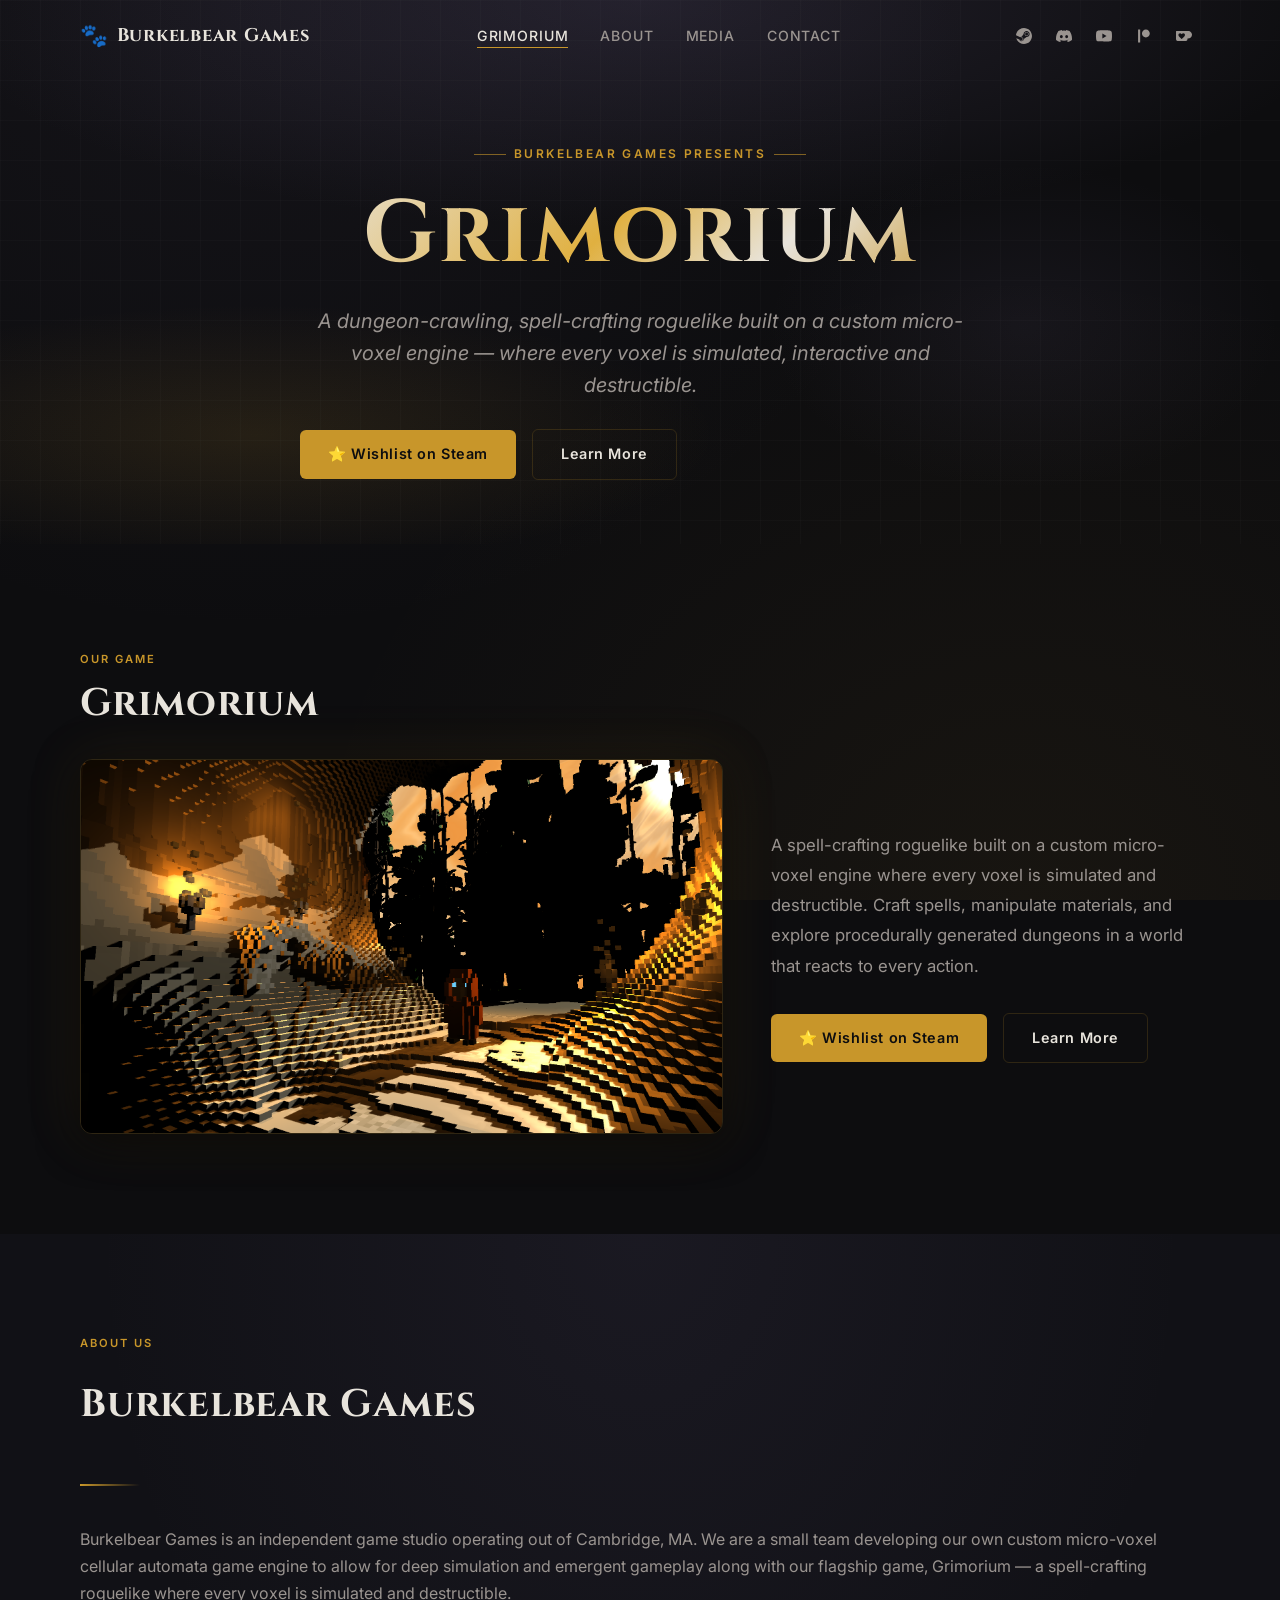
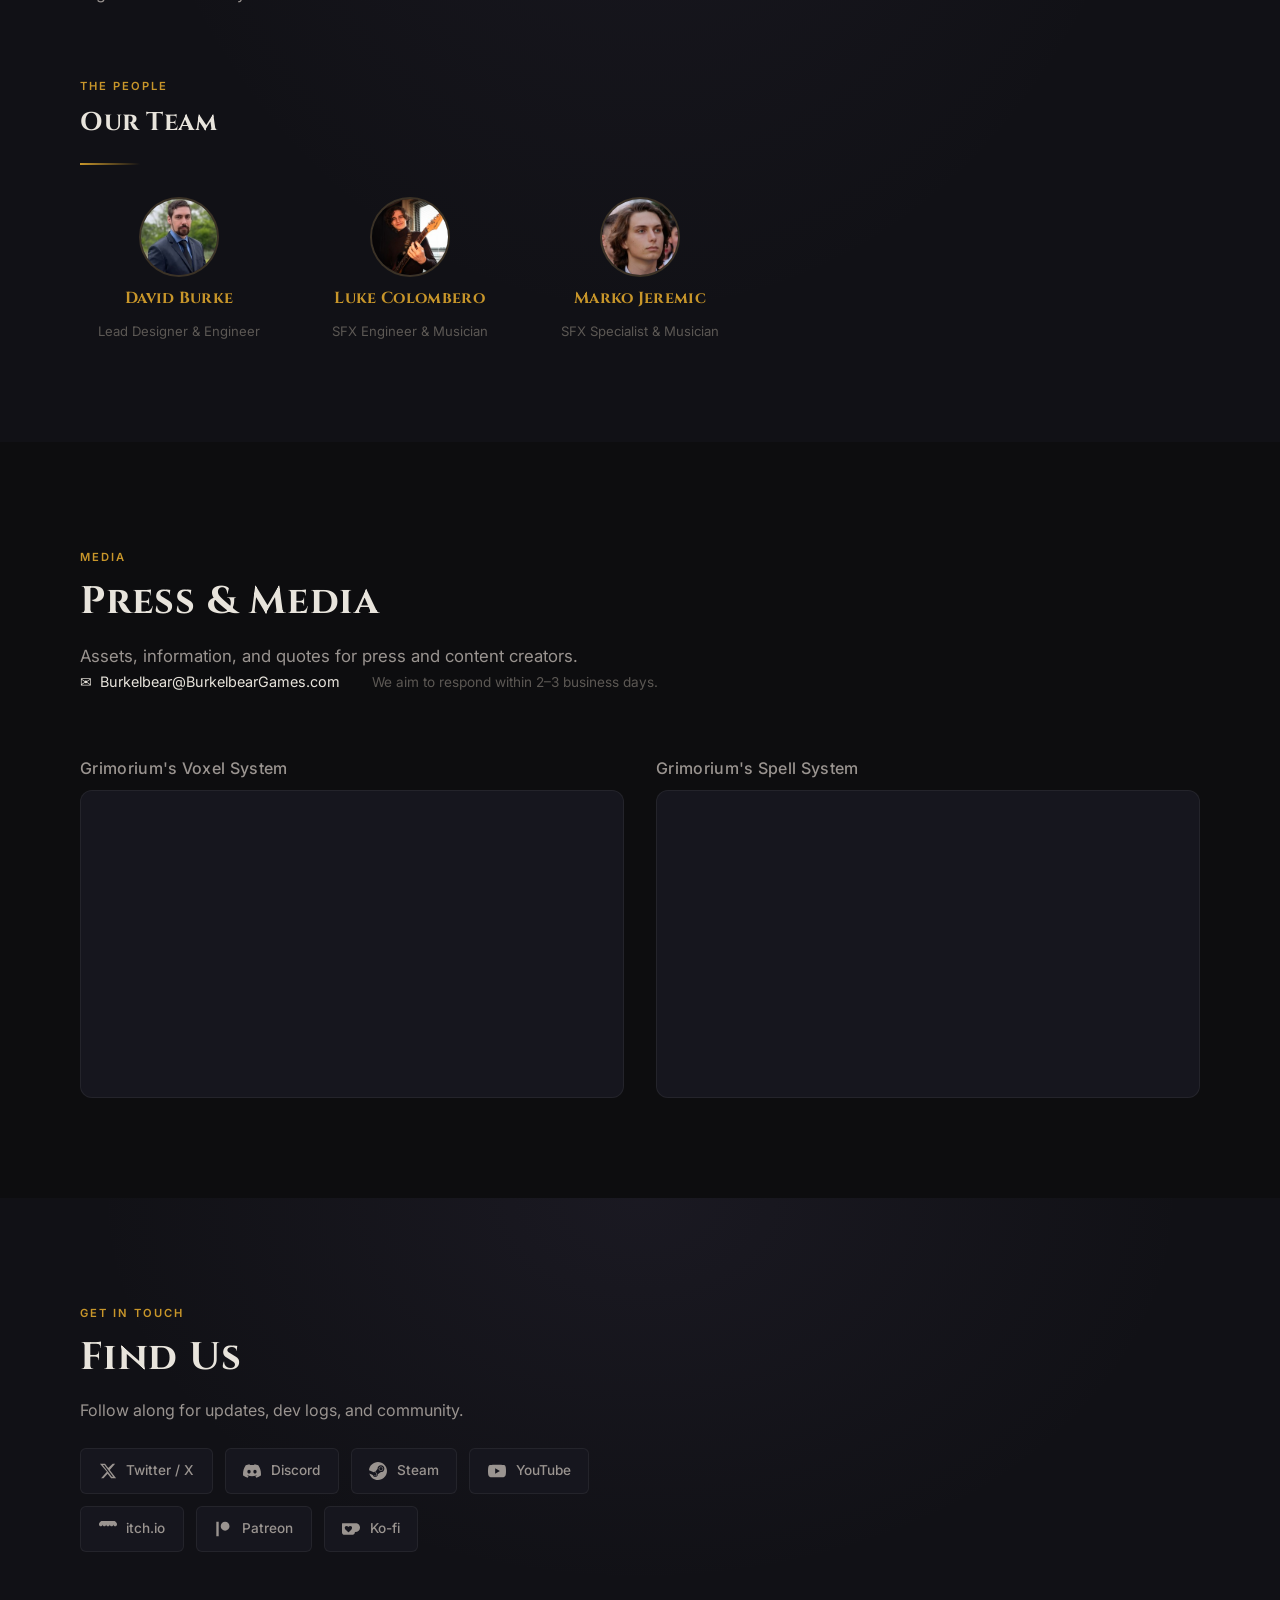
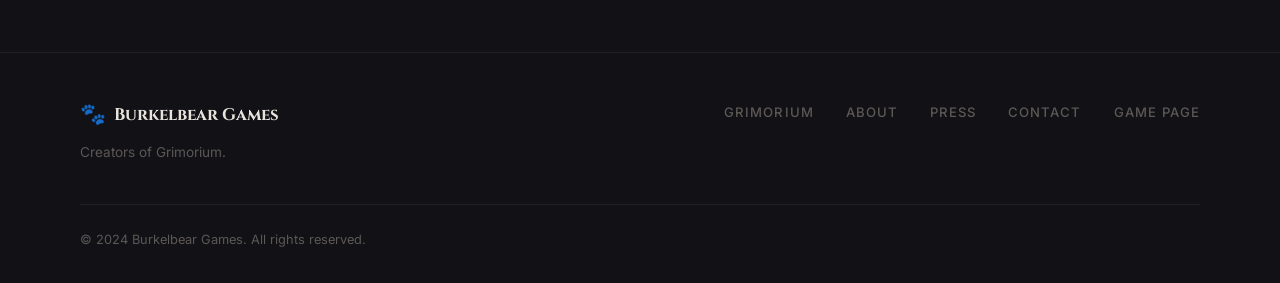
<file: index.html>
<!DOCTYPE html>
<html lang="en">
<head>
  <meta charset="UTF-8" />
  <meta name="viewport" content="width=device-width, initial-scale=1.0" />

  <title>Burkelbear Games — Creators of Grimorium</title>

  <meta name="description" content="Burkelbear Games is an independent game studio creating Grimorium — a spell-crafting roguelike built on a custom micro-voxel engine." />

  <!-- Open Graph / Social sharing -->
  <meta property="og:type"        content="website" />
  <meta property="og:title"       content="Burkelbear Games — Creators of Grimorium" />
  <meta property="og:description" content="Creators of Grimorium — a spell-crafting roguelike where every voxel is simulated and destructible." />
  <!-- <meta property="og:image" content="https://burkelbear.games/images/og-banner.jpg" /> -->
  <!-- <meta property="og:url"   content="https://burkelbear.games/" /> -->

  <!-- Favicon: replace with your actual favicon files -->
  <!-- <link rel="icon" type="image/png" sizes="32x32" href="/favicon-32x32.png"> -->
  <!-- <link rel="icon" type="image/png" sizes="16x16" href="/favicon-16x16.png"> -->
  <!-- <link rel="apple-touch-icon" href="/apple-touch-icon.png"> -->

  <!-- Google Fonts -->
  <link rel="preconnect" href="https://fonts.googleapis.com" />
  <link rel="preconnect" href="https://fonts.gstatic.com" crossorigin />
  <link
    href="https://fonts.googleapis.com/css2?family=Cinzel:wght@400;600;700&family=Inter:wght@400;500;600&display=swap"
    rel="stylesheet"
  />

  <link rel="stylesheet" href="css/style.css" />
</head>
<body>

  <!-- ======================================================================
       NAVIGATION
       ====================================================================== -->
  <header>
    <nav class="nav" id="nav" role="navigation" aria-label="Main navigation">
      <div class="nav__inner">

        <!-- Logo — update href if your domain differs from root -->
        <a href="index.html" class="nav__logo" aria-label="Burkelbear Games home">
          <!-- LOGO ICON: Replace the bear paw unicode or swap for an <img> / inline SVG logo -->
          <span class="nav__logo-icon" aria-hidden="true">🐾</span>
          Burkelbear Games
        </a>

        <!-- Desktop navigation links -->
        <ul class="nav__links" role="list">
          <li><a href="#grimorium">Grimorium</a></li>
          <li><a href="#about"  >About</a></li>
          <li><a href="#press"  >Media</a></li>
          <li><a href="#contact">Contact</a></li>
        </ul>

        <!-- Social icon links -->
        <div class="nav__social-icons" aria-label="Social links">
          <a href="https://store.steampowered.com/app/4415850/Grimorium/" class="nav__social-icon" target="_blank" rel="noopener noreferrer" aria-label="Steam">
            <svg viewBox="0 0 24 24" aria-hidden="true" focusable="false">
              <path d="M11.979 0C5.678 0 .511 4.86.022 11.037l6.432 2.658c.545-.371 1.203-.59 1.912-.59.063 0 .125.004.188.006l2.861-4.142V8.91c0-2.495 2.028-4.524 4.524-4.524 2.494 0 4.524 2.031 4.524 4.527s-2.03 4.525-4.524 4.525h-.105l-4.076 2.911c0 .052.004.105.004.159 0 1.875-1.515 3.396-3.39 3.396-1.635 0-3.016-1.173-3.331-2.727L.436 15.27C1.862 20.307 6.486 24 11.979 24c6.627 0 11.999-5.373 11.999-12S18.606 0 11.979 0zM7.54 18.21l-1.473-.61c.262.543.714.999 1.314 1.25 1.297.539 2.793-.076 3.332-1.375.263-.63.264-1.319.005-1.949s-.75-1.121-1.377-1.383c-.624-.26-1.29-.249-1.878-.03l1.523.63c.956.4 1.409 1.5 1.009 2.455-.397.957-1.497 1.41-2.455 1.012H7.54zm11.415-9.303c0-1.662-1.353-3.015-3.015-3.015-1.665 0-3.015 1.353-3.015 3.015 0 1.665 1.35 3.015 3.015 3.015 1.663 0 3.015-1.35 3.015-3.015zm-5.273-.005c0-1.252 1.013-2.266 2.265-2.266 1.249 0 2.266 1.014 2.266 2.266 0 1.251-1.017 2.265-2.266 2.265-1.252 0-2.265-1.014-2.265-2.265z"/>
            </svg>
          </a>
          <a href="https://discord.gg/X5Qy39eQmx" class="nav__social-icon" target="_blank" rel="noopener noreferrer" aria-label="Discord">
            <svg viewBox="0 0 24 24" aria-hidden="true" focusable="false">
              <path d="M20.317 4.37a19.791 19.791 0 0 0-4.885-1.515.074.074 0 0 0-.079.037c-.21.375-.444.864-.608 1.25a18.27 18.27 0 0 0-5.487 0 12.64 12.64 0 0 0-.617-1.25.077.077 0 0 0-.079-.037A19.736 19.736 0 0 0 3.677 4.37a.07.07 0 0 0-.032.027C.533 9.046-.32 13.58.099 18.057a.082.082 0 0 0 .031.057 19.9 19.9 0 0 0 5.993 3.03.078.078 0 0 0 .084-.028c.462-.63.874-1.295 1.226-1.994a.076.076 0 0 0-.041-.106 13.107 13.107 0 0 1-1.872-.892.077.077 0 0 1-.008-.128 10.2 10.2 0 0 0 .372-.292.074.074 0 0 1 .077-.01c3.928 1.793 8.18 1.793 12.062 0a.074.074 0 0 1 .078.01c.12.098.246.198.373.292a.077.077 0 0 1-.006.127 12.299 12.299 0 0 1-1.873.892.077.077 0 0 0-.041.107c.36.698.772 1.362 1.225 1.993a.076.076 0 0 0 .084.028 19.839 19.839 0 0 0 6.002-3.03.077.077 0 0 0 .032-.054c.5-5.177-.838-9.674-3.549-13.66a.061.061 0 0 0-.031-.03zM8.02 15.33c-1.183 0-2.157-1.085-2.157-2.419 0-1.333.956-2.419 2.157-2.419 1.21 0 2.176 1.096 2.157 2.42 0 1.333-.956 2.418-2.157 2.418zm7.975 0c-1.183 0-2.157-1.085-2.157-2.419 0-1.333.955-2.419 2.157-2.419 1.21 0 2.176 1.096 2.157 2.42 0 1.333-.946 2.418-2.157 2.418z"/>
            </svg>
          </a>
          <a href="https://www.youtube.com/@BurkelbearGames" class="nav__social-icon" target="_blank" rel="noopener noreferrer" aria-label="YouTube">
            <svg viewBox="0 0 24 24" aria-hidden="true" focusable="false">
              <path d="M23.498 6.186a3.016 3.016 0 0 0-2.122-2.136C19.505 3.545 12 3.545 12 3.545s-7.505 0-9.377.505A3.017 3.017 0 0 0 .502 6.186C0 8.07 0 12 0 12s0 3.93.502 5.814a3.016 3.016 0 0 0 2.122 2.136c1.871.505 9.376.505 9.376.505s7.505 0 9.377-.505a3.015 3.015 0 0 0 2.122-2.136C24 15.93 24 12 24 12s0-3.93-.502-5.814zM9.545 15.568V8.432L15.818 12l-6.273 3.568z"/>
            </svg>
          </a>
          <a href="https://www.patreon.com/c/BurkelbearGames" class="nav__social-icon" target="_blank" rel="noopener noreferrer" aria-label="Patreon">
            <svg viewBox="0 0 24 24" aria-hidden="true" focusable="false">
              <path d="M14.82 2.41C11.57 2.41 8.93 5.05 8.93 8.3c0 3.24 2.64 5.88 5.89 5.88 3.24 0 5.88-2.64 5.88-5.88 0-3.25-2.64-5.89-5.88-5.89zM3.1 21.6h3.16V2.41H3.1V21.6z"/>
            </svg>
          </a>
          <a href="https://ko-fi.com/burkelbeargames" class="nav__social-icon" target="_blank" rel="noopener noreferrer" aria-label="Ko-fi">
            <svg viewBox="0 0 24 24" aria-hidden="true" focusable="false">
              <path d="M23.881 8.948c-.773-4.085-4.859-4.593-4.859-4.593H.723c-.604 0-.679.798-.679.798s-.082 7.324-.022 11.822c.164 2.424 2.586 2.672 2.586 2.672s8.267-.023 11.966-.049c2.438-.426 2.683-2.566 2.658-3.734 4.352.24 7.422-2.831 6.649-6.916zm-11.062 3.511c-1.246 1.453-4.011 3.976-4.011 3.976s-.121.119-.31.023c-.076-.057-.108-.09-.108-.09-.443-.441-3.368-3.049-4.034-3.954-.709-.965-1.041-2.7-.091-3.71.951-1.01 3.005-1.086 4.038.371l.23.316.229-.316c1.032-1.457 3.086-1.381 4.037-.371.95 1.01.619 2.745-.09 3.71l-.89.045z"/>
            </svg>
          </a>
        </div>

        <!-- Mobile hamburger button -->
        <button
          class="nav__hamburger"
          id="hamburger"
          aria-label="Toggle menu"
          aria-expanded="false"
          aria-controls="mobile-menu"
        >
          <span class="nav__hamburger-line"></span>
          <span class="nav__hamburger-line"></span>
          <span class="nav__hamburger-line"></span>
        </button>

      </div><!-- /.nav__inner -->

      <!-- Mobile dropdown menu -->
      <nav class="nav__mobile" id="mobile-menu" aria-label="Mobile navigation">
        <a href="#grimorium">Grimorium</a>
        <a href="#about"    >About</a>
        <a href="#press"    >Press</a>
        <a href="#contact"  >Contact</a>
      </nav>

    </nav>
  </header>


  <main>

    <!-- ====================================================================
         HERO SECTION
         ==================================================================== -->
    <section class="hero" id="hero" aria-label="Hero">

      <div class="hero__content">

        <span class="hero__eyebrow">Burkelbear Games presents</span>

        <h1 class="hero__title">Grimorium</h1>

        <p class="hero__tagline">
          A dungeon-crawling, spell-crafting roguelike built on a custom micro-voxel engine — where every voxel is simulated, interactive and destructible.
        </p>

        <div class="btn-group">
          <a href="https://store.steampowered.com/app/4415850/Grimorium/" class="btn btn-primary" target="_blank" rel="noopener noreferrer">⭐ Wishlist on Steam</a>
          <a href="#grimorium" class="btn btn-secondary">Learn More</a>
        </div>

      </div>

    </section><!-- /#hero -->


    <!-- ====================================================================
         GAMES SECTION
         ==================================================================== -->
    <section class="section" id="grimorium" aria-labelledby="grimorium-heading">
      <div class="container">

        <div class="fade-in">
          <span class="section-label">Our Game</span>
          <h2 class="section-title" id="grimorium-heading">Grimorium</h2>
        </div>

        <div class="game-feature fade-in">

          <div class="game-feature__image">
            <img src="GrimoriumThumbnail.png" alt="Grimorium — spell-crafting roguelike" />
          </div>

          <div class="game-feature__info">
            <p class="game-feature__desc">
              A spell-crafting roguelike built on a custom micro-voxel engine where every voxel is simulated and destructible. Craft spells, manipulate materials, and explore procedurally generated dungeons in a world that reacts to every action.
            </p>
            <div class="btn-group">
              <a href="https://store.steampowered.com/app/4415850/Grimorium/" class="btn btn-primary" target="_blank" rel="noopener noreferrer">⭐ Wishlist on Steam</a>
              <a href="games/grimorium.html" class="btn btn-secondary">Learn More</a>
            </div>
          </div>

        </div><!-- /.game-feature -->

      </div>
    </section><!-- /#grimorium -->


    <!-- ====================================================================
         ABOUT SECTION
         ==================================================================== -->
    <section class="section section--alt" id="about" aria-labelledby="about-heading">
      <div class="container">

        <div>

          <!-- About text column -->
          <div class="about__text fade-in">
            <span class="section-label">About Us</span>
            <h2 class="section-title" id="about-heading">Burkelbear Games</h2>
            <div class="divider"></div>

            <p>
              Burkelbear Games is an independent game studio operating out of Cambridge, MA.
              We are a small team developing our own custom micro-voxel cellular automata game engine to allow for deep simulation 
              and emergent gameplay along with our flagship game, Grimorium — a spell-crafting roguelike where every voxel is 
              simulated and destructible.
            </p>
          </div>

        </div><!-- /.grid-2 -->

        <!-- Our Team subsection -->
        <div class="team fade-in" style="margin-top: 4rem;">
          <span class="section-label">The People</span>
          <h3 class="section-title" style="margin-bottom: 0.5rem;">Our Team</h3>
          <div class="divider"></div>

          <div class="team__grid">

            <div class="team__member">
              <div class="team__avatar">
                <img src="DavidImage.png" alt="David Burke" />
              </div>
              <h4 class="team__name"><a href="https://www.linkedin.com/in/david-m-burke" target="_blank" rel="noopener noreferrer">David Burke</a></h4>
              <p class="team__role">Lead Designer &amp; Engineer</p>
            </div>

            <div class="team__member">
              <div class="team__avatar">
                <img src="LukeImage.png" alt="Luke Colombero" />
              </div>
              <h4 class="team__name"><a href="https://www.lukecolombero.com/" target="_blank" rel="noopener noreferrer">Luke Colombero</a></h4>
              <p class="team__role">SFX Engineer &amp; Musician</p>
            </div>

            <div class="team__member">
              <div class="team__avatar">
                <img src="MarkoImage.png" alt="Marko Jeremic" />
              </div>
              <h4 class="team__name"><a href="https://www.instagram.com/mjeremicmp3/" target="_blank" rel="noopener noreferrer">Marko Jeremic</a></h4>
              <p class="team__role">SFX Specialist &amp; Musician</p>
            </div>

          </div><!-- /.team__grid -->
        </div><!-- /.team -->

      </div>
    </section><!-- /#about -->


    <!-- ====================================================================
         PRESS SECTION
         ==================================================================== -->
    <section class="section" id="press" aria-labelledby="press-heading">
      <div class="container">

        <div class="fade-in">
          <span class="section-label">Media</span>
          <h2 class="section-title" id="press-heading">Press &amp; Media</h2>
          <p class="section-subtitle">
            <!-- PRESS INTRO: Update or remove -->
            Assets, information, and quotes for press and content creators.
          </p>
        </div>

        <div class="press__contact-row fade-in">
          <p class="press__contact-email">
            ✉
            <a href="mailto:Burkelbear@BurkelbearGames.com">
              Burkelbear@BurkelbearGames.com
            </a>
          </p>
          <p style="font-size: 0.85rem; color: var(--color-text-dim);">
            We aim to respond within 2–3 business days.
          </p>
        </div>

        <div class="press__videos fade-in">

          <div class="press__video-item">
            <h3 class="press__video-title">Grimorium's Voxel System</h3>
            <div class="video-embed-wrapper">
              <iframe
                src="https://www.youtube.com/embed/BySRC4HwLYg"
                title="Grimorium's Voxel System"
                allow="accelerometer; autoplay; clipboard-write; encrypted-media; gyroscope; picture-in-picture"
                allowfullscreen
                loading="lazy"
              ></iframe>
            </div>
          </div>

          <div class="press__video-item">
            <h3 class="press__video-title">Grimorium's Spell System</h3>
            <div class="video-embed-wrapper">
              <iframe
                src="https://www.youtube.com/embed/RsKU42ic850"
                title="Grimorium's Spell System"
                allow="accelerometer; autoplay; clipboard-write; encrypted-media; gyroscope; picture-in-picture"
                allowfullscreen
                loading="lazy"
              ></iframe>
            </div>
          </div>

        </div><!-- /.press__videos -->

      </div>
    </section><!-- /#press -->


    <!-- ====================================================================
         CONTACT SECTION
         ==================================================================== -->
    <section class="section section--alt" id="contact" aria-labelledby="contact-heading">
      <div class="container">

        <div class="fade-in">
          <span class="section-label">Get In Touch</span>
          <h2 class="section-title" id="contact-heading">Find Us</h2>
        </div>

        <div class="contact__inner">

          <!-- Social links column -->
          <div class="fade-in">
            <p style="color: var(--color-text-muted); margin-bottom: 0.25rem;">
              <!-- SOCIAL INTRO: Update or remove -->
              Follow along for updates, dev logs, and community.
            </p>

            <nav class="social-links" aria-label="Social media links">

              <!-- TWITTER/X LINK: Replace href="#" with your profile URL -->
              <a href="#" class="social-link" target="_blank" rel="noopener noreferrer" aria-label="Twitter / X">
                <!-- X (Twitter) icon -->
                <svg viewBox="0 0 24 24" aria-hidden="true" focusable="false">
                  <path d="M18.244 2.25h3.308l-7.227 8.26 8.502 11.24H16.17l-4.714-6.231-5.401 6.231H2.746l7.73-8.835L1.254 2.25H8.08l4.259 5.63L18.244 2.25zm-1.161 17.52h1.833L7.084 4.126H5.117L17.083 19.77z"/>
                </svg>
                Twitter / X
                <!-- TWITTER URL: Update href above -->
              </a>

              <!-- DISCORD LINK: Replace href="#" with your Discord invite URL -->
              <a href="#" class="social-link" target="_blank" rel="noopener noreferrer" aria-label="Discord">
                <!-- Discord icon -->
                <svg viewBox="0 0 24 24" aria-hidden="true" focusable="false">
                  <path d="M20.317 4.37a19.791 19.791 0 0 0-4.885-1.515.074.074 0 0 0-.079.037c-.21.375-.444.864-.608 1.25a18.27 18.27 0 0 0-5.487 0 12.64 12.64 0 0 0-.617-1.25.077.077 0 0 0-.079-.037A19.736 19.736 0 0 0 3.677 4.37a.07.07 0 0 0-.032.027C.533 9.046-.32 13.58.099 18.057a.082.082 0 0 0 .031.057 19.9 19.9 0 0 0 5.993 3.03.078.078 0 0 0 .084-.028c.462-.63.874-1.295 1.226-1.994a.076.076 0 0 0-.041-.106 13.107 13.107 0 0 1-1.872-.892.077.077 0 0 1-.008-.128 10.2 10.2 0 0 0 .372-.292.074.074 0 0 1 .077-.01c3.928 1.793 8.18 1.793 12.062 0a.074.074 0 0 1 .078.01c.12.098.246.198.373.292a.077.077 0 0 1-.006.127 12.299 12.299 0 0 1-1.873.892.077.077 0 0 0-.041.107c.36.698.772 1.362 1.225 1.993a.076.076 0 0 0 .084.028 19.839 19.839 0 0 0 6.002-3.03.077.077 0 0 0 .032-.054c.5-5.177-.838-9.674-3.549-13.66a.061.061 0 0 0-.031-.03zM8.02 15.33c-1.183 0-2.157-1.085-2.157-2.419 0-1.333.956-2.419 2.157-2.419 1.21 0 2.176 1.096 2.157 2.42 0 1.333-.956 2.418-2.157 2.418zm7.975 0c-1.183 0-2.157-1.085-2.157-2.419 0-1.333.955-2.419 2.157-2.419 1.21 0 2.176 1.096 2.157 2.42 0 1.333-.946 2.418-2.157 2.418z"/>
                </svg>
                Discord
                <!-- DISCORD URL: Update href above -->
              </a>

              <!-- STEAM LINK -->
              <a href="https://store.steampowered.com/app/4415850/Grimorium/" class="social-link" target="_blank" rel="noopener noreferrer" aria-label="Steam">
                <!-- Steam icon -->
                <svg viewBox="0 0 24 24" aria-hidden="true" focusable="false">
                  <path d="M11.979 0C5.678 0 .511 4.86.022 11.037l6.432 2.658c.545-.371 1.203-.59 1.912-.59.063 0 .125.004.188.006l2.861-4.142V8.91c0-2.495 2.028-4.524 4.524-4.524 2.494 0 4.524 2.031 4.524 4.527s-2.03 4.525-4.524 4.525h-.105l-4.076 2.911c0 .052.004.105.004.159 0 1.875-1.515 3.396-3.39 3.396-1.635 0-3.016-1.173-3.331-2.727L.436 15.27C1.862 20.307 6.486 24 11.979 24c6.627 0 11.999-5.373 11.999-12S18.606 0 11.979 0zM7.54 18.21l-1.473-.61c.262.543.714.999 1.314 1.25 1.297.539 2.793-.076 3.332-1.375.263-.63.264-1.319.005-1.949s-.75-1.121-1.377-1.383c-.624-.26-1.29-.249-1.878-.03l1.523.63c.956.4 1.409 1.5 1.009 2.455-.397.957-1.497 1.41-2.455 1.012H7.54zm11.415-9.303c0-1.662-1.353-3.015-3.015-3.015-1.665 0-3.015 1.353-3.015 3.015 0 1.665 1.35 3.015 3.015 3.015 1.663 0 3.015-1.35 3.015-3.015zm-5.273-.005c0-1.252 1.013-2.266 2.265-2.266 1.249 0 2.266 1.014 2.266 2.266 0 1.251-1.017 2.265-2.266 2.265-1.252 0-2.265-1.014-2.265-2.265z"/>
                </svg>
                Steam
                <!-- STEAM URL: Update href above -->
              </a>

              <!-- YOUTUBE LINK: Replace href="#" with your YouTube channel URL -->
              <a href="#" class="social-link" target="_blank" rel="noopener noreferrer" aria-label="YouTube">
                <!-- YouTube icon -->
                <svg viewBox="0 0 24 24" aria-hidden="true" focusable="false">
                  <path d="M23.498 6.186a3.016 3.016 0 0 0-2.122-2.136C19.505 3.545 12 3.545 12 3.545s-7.505 0-9.377.505A3.017 3.017 0 0 0 .502 6.186C0 8.07 0 12 0 12s0 3.93.502 5.814a3.016 3.016 0 0 0 2.122 2.136c1.871.505 9.376.505 9.376.505s7.505 0 9.377-.505a3.015 3.015 0 0 0 2.122-2.136C24 15.93 24 12 24 12s0-3.93-.502-5.814zM9.545 15.568V8.432L15.818 12l-6.273 3.568z"/>
                </svg>
                YouTube
                <!-- YOUTUBE URL: Update href above -->
              </a>

              <!-- ITCH.IO LINK: Replace href="#" with your itch.io profile URL -->
              <a href="#" class="social-link" target="_blank" rel="noopener noreferrer" aria-label="itch.io">
                <!-- itch.io icon -->
                <svg viewBox="0 0 24 24" aria-hidden="true" focusable="false">
                  <path d="M3.13 1.338C2.08 1.96.02 4.328 0 4.95v1.03c0 1.303 1.22 2.45 2.325 2.45 1.326 0 2.436-1.102 2.436-2.41 0 1.308 1.07 2.41 2.395 2.41 1.326 0 2.37-1.102 2.37-2.41 0 1.308 1.11 2.41 2.436 2.41h.024c1.325 0 2.435-1.102 2.435-2.41 0 1.308 1.045 2.41 2.37 2.41 1.326 0 2.396-1.102 2.396-2.41 0 1.308 1.11 2.41 2.435 2.41C22.78 8.43 24 7.283 24 5.98V4.95c-.02-.622-2.08-2.99-3.13-3.612C19.363.682 12.I 0.682 12 .682S4.637.682 3.13 1.338zM8.5 10.5c-.386.02-.77.04-1.092.137-1.017.3-1.613 1.03-1.613 2.08v5.327c0 .87.713 1.574 1.588 1.574h9.234c.875 0 1.588-.703 1.588-1.574v-5.327c0-1.05-.596-1.78-1.613-2.08-.322-.097-.706-.117-1.092-.137H8.5zm1.042 2.12h4.916c.34 0 .617.274.617.613v2.455c0 .34-.277.613-.617.613H9.542a.615.615 0 0 1-.617-.613v-2.455c0-.34.277-.613.617-.613z"/>
                </svg>
                itch.io
                <!-- ITCHIO URL: Update href above -->
              </a>

              <!-- PATREON LINK -->
              <a href="https://www.patreon.com/c/BurkelbearGames" class="social-link" target="_blank" rel="noopener noreferrer" aria-label="Patreon">
                <svg viewBox="0 0 24 24" aria-hidden="true" focusable="false">
                  <path d="M14.82 2.41C11.57 2.41 8.93 5.05 8.93 8.3c0 3.24 2.64 5.88 5.89 5.88 3.24 0 5.88-2.64 5.88-5.88 0-3.25-2.64-5.89-5.88-5.89zM3.1 21.6h3.16V2.41H3.1V21.6z"/>
                </svg>
                Patreon
              </a>

              <!-- KO-FI LINK -->
              <a href="https://ko-fi.com/burkelbeargames" class="social-link" target="_blank" rel="noopener noreferrer" aria-label="Ko-fi">
                <svg viewBox="0 0 24 24" aria-hidden="true" focusable="false">
                  <path d="M23.881 8.948c-.773-4.085-4.859-4.593-4.859-4.593H.723c-.604 0-.679.798-.679.798s-.082 7.324-.022 11.822c.164 2.424 2.586 2.672 2.586 2.672s8.267-.023 11.966-.049c2.438-.426 2.683-2.566 2.658-3.734 4.352.24 7.422-2.831 6.649-6.916zm-11.062 3.511c-1.246 1.453-4.011 3.976-4.011 3.976s-.121.119-.31.023c-.076-.057-.108-.09-.108-.09-.443-.441-3.368-3.049-4.034-3.954-.709-.965-1.041-2.7-.091-3.71.951-1.01 3.005-1.086 4.038.371l.23.316.229-.316c1.032-1.457 3.086-1.381 4.037-.371.95 1.01.619 2.745-.09 3.71l-.89.045z"/>
                </svg>
                Ko-fi
              </a>

            </nav>
          </div><!-- /social column -->

        </div><!-- /.contact__inner -->

      </div>
    </section><!-- /#contact -->

  </main>


  <!-- ========================================================================
       FOOTER
       ====================================================================== -->
  <footer class="footer" role="contentinfo">
    <div class="container">

      <div class="footer__inner">

        <div>
          <div class="footer__brand">
            <span class="nav__logo-icon" aria-hidden="true">🐾</span>
            Burkelbear Games
          </div>
          <p class="footer__tagline">Creators of Grimorium.</p>
        </div>

        <nav class="footer__nav" aria-label="Footer navigation">
          <a href="#grimorium"          >Grimorium</a>
          <a href="#about"              >About</a>
          <a href="#press"              >Press</a>
          <a href="#contact"            >Contact</a>
          <a href="games/grimorium.html">Game Page</a>
        </nav>

      </div>

      <div class="footer__bottom">
        <!-- COPYRIGHT: Update year as needed, or dynamically set via JS -->
        <p class="footer__copyright">© 2024 Burkelbear Games. All rights reserved.</p>

        <!-- LEGAL LINKS: Uncomment and link to your actual policy pages when ready -->
        <!--
        <nav aria-label="Legal">
          <a href="privacy.html" style="font-size:0.8rem; color: var(--color-text-dim);">Privacy Policy</a>
        </nav>
        -->
      </div>

    </div>
  </footer>

  <script src="js/main.js"></script>

</body>
</html>
</file>
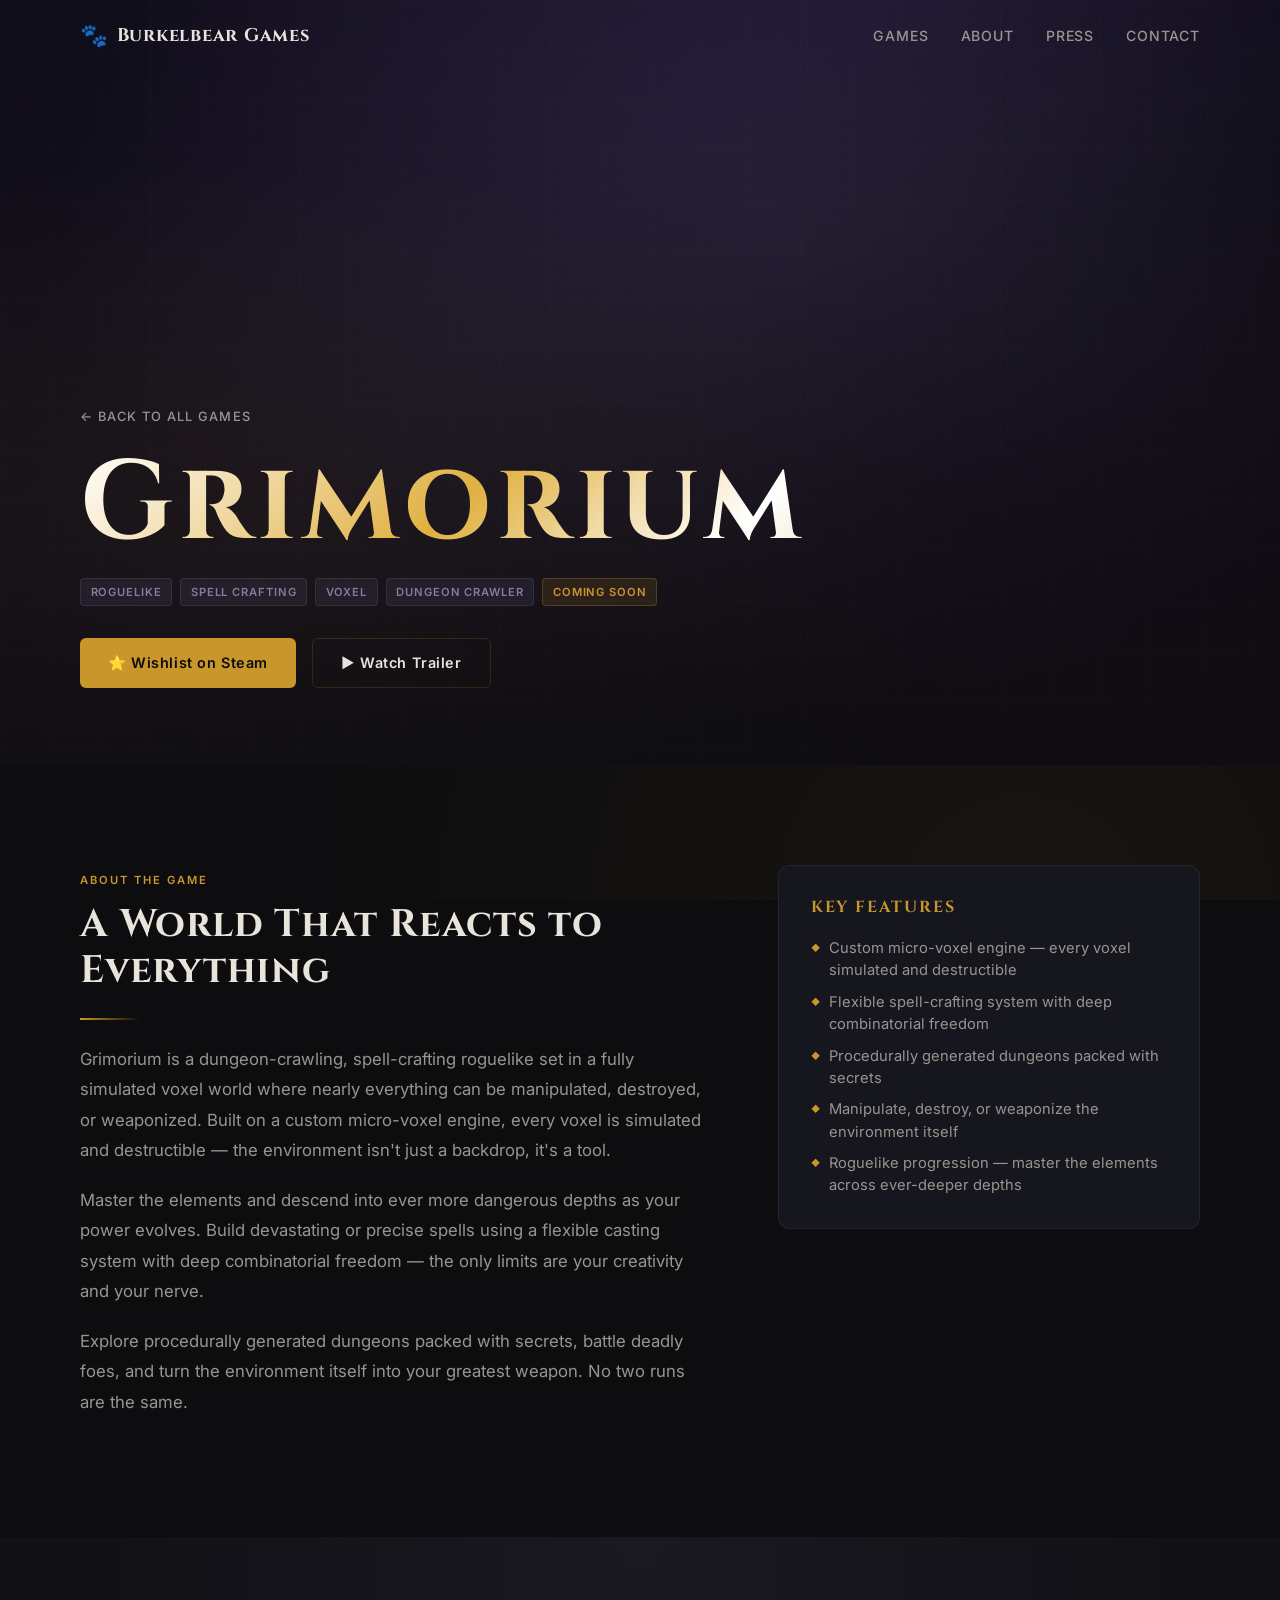
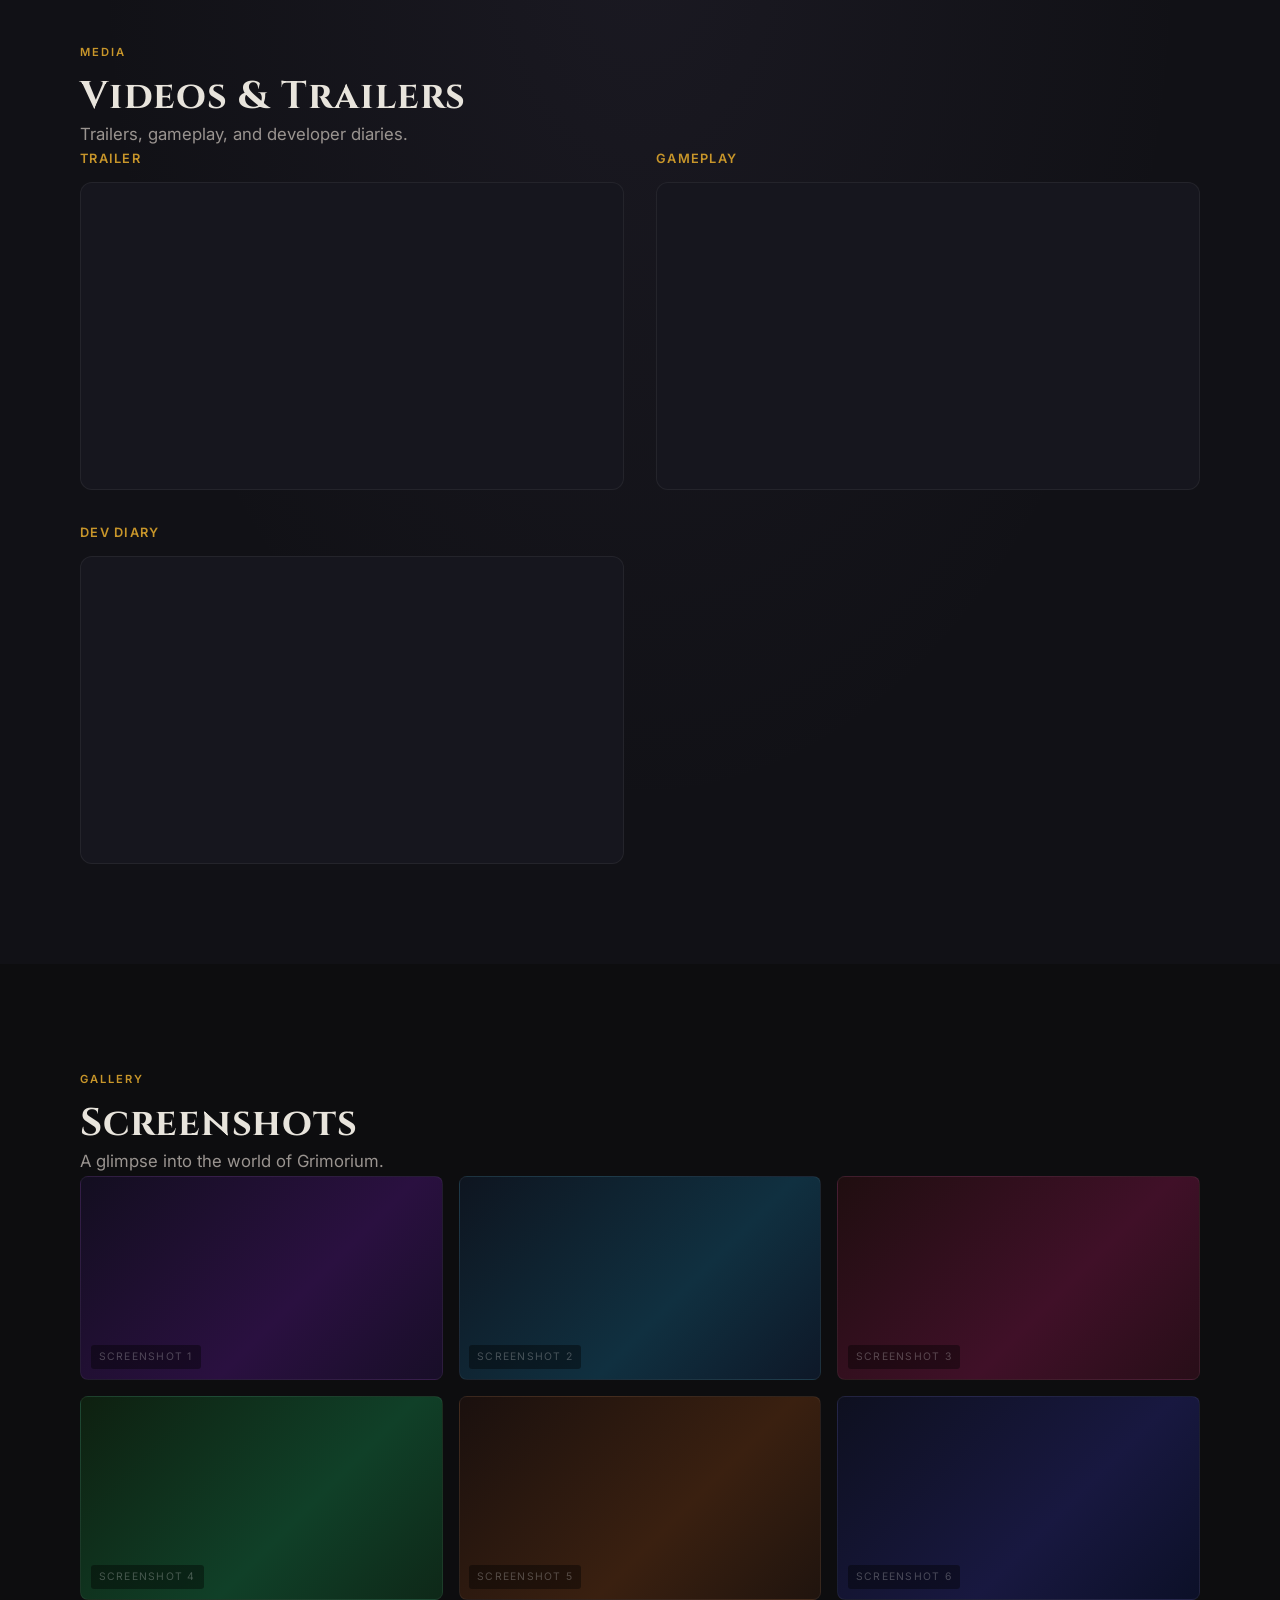
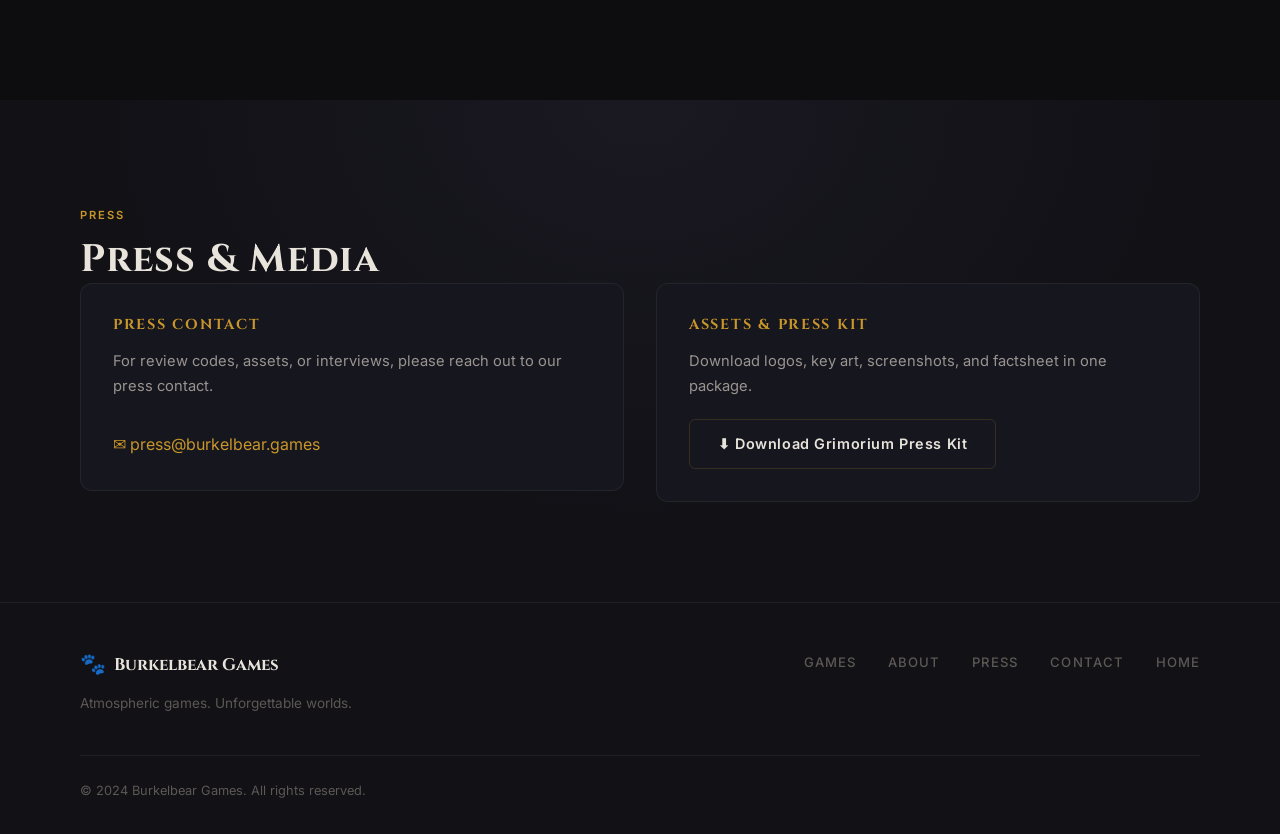
<file: games/grimorium.html>
<!DOCTYPE html>
<html lang="en">
<head>
  <meta charset="UTF-8" />
  <meta name="viewport" content="width=device-width, initial-scale=1.0" />

  <!-- TITLE: Update with your game's full SEO title -->
  <title>Grimorium — Burkelbear Games</title>

  <!-- META DESCRIPTION: Replace with your actual game description (150–160 chars ideal) -->
  <meta name="description" content="Grimorium is a dungeon-crawling, spell-crafting roguelike in a fully interactive and destructable micro-voxel world." />

  <!-- Open Graph / Social sharing -->
  <!-- OG TAGS: Update these once you have key art / banner images -->
  <meta property="og:type"        content="website" />
  <meta property="og:title"       content="Grimorium — Burkelbear Games" />
  <meta property="og:description" content="A dark fantasy grimoire RPG. Unravel forbidden arcane mysteries before they unravel you." />
  <!-- <meta property="og:image" content="https://burkelbear.games/images/grimorium-og-banner.jpg" /> -->
  <!-- <meta property="og:url"   content="https://burkelbear.games/games/grimorium.html" /> -->

  <!-- Favicon -->
  <!-- <link rel="icon" type="image/png" sizes="32x32" href="../favicon-32x32.png"> -->

  <!-- Google Fonts -->
  <link rel="preconnect" href="https://fonts.googleapis.com" />
  <link rel="preconnect" href="https://fonts.gstatic.com" crossorigin />
  <link
    href="https://fonts.googleapis.com/css2?family=Cinzel:wght@400;600;700&family=Inter:wght@400;500;600&display=swap"
    rel="stylesheet"
  />

  <!-- Note: stylesheet path goes up one level since we are in /games/ -->
  <link rel="stylesheet" href="../css/style.css" />
</head>
<body>

  <!-- ======================================================================
       NAVIGATION
       ====================================================================== -->
  <header>
    <nav class="nav" id="nav" role="navigation" aria-label="Main navigation">
      <div class="nav__inner">

        <!-- Logo links back to homepage -->
        <a href="../index.html" class="nav__logo" aria-label="Burkelbear Games home">
          <span class="nav__logo-icon" aria-hidden="true">🐾</span>
          Burkelbear Games
        </a>

        <!-- Desktop nav links — all point back to index.html sections -->
        <ul class="nav__links" role="list">
          <li><a href="../index.html#games"  >Games</a></li>
          <li><a href="../index.html#about"  >About</a></li>
          <li><a href="../index.html#press"  >Press</a></li>
          <li><a href="../index.html#contact">Contact</a></li>
        </ul>

        <!-- Mobile hamburger button -->
        <button
          class="nav__hamburger"
          id="hamburger"
          aria-label="Toggle menu"
          aria-expanded="false"
          aria-controls="mobile-menu"
        >
          <span class="nav__hamburger-line"></span>
          <span class="nav__hamburger-line"></span>
          <span class="nav__hamburger-line"></span>
        </button>

      </div>

      <!-- Mobile menu -->
      <nav class="nav__mobile" id="mobile-menu" aria-label="Mobile navigation">
        <a href="../index.html"         >← All Games</a>
        <a href="../index.html#games"  >Games</a>
        <a href="../index.html#about"  >About</a>
        <a href="../index.html#press"  >Press</a>
        <a href="../index.html#contact">Contact</a>
      </nav>

    </nav>
  </header>


  <main>

    <!-- ====================================================================
         GAME HERO
         ==================================================================== -->
    <section class="game-hero" id="hero" aria-label="Grimorium hero">

      <!-- HERO BACKGROUND IMAGE: The .game-hero::before pseudo-element in CSS controls the background.
           When you have actual key art, add to CSS:
             .game-hero::before {
               background-image: url('../images/grimorium-hero.jpg');
               background-size: cover;
               background-position: center top;
             }
           Keep the gradient overlay in the background shorthand to darken it. -->

      <div class="game-hero__content">

        <!-- Back link -->
        <a href="../index.html#games" class="game-hero__back">
          ← Back to all games
        </a>

        <!-- Game title -->
        <h1 class="game-hero__title">Grimorium</h1>

        <div class="game-hero__tags">
          <span class="tag">Roguelike</span>
          <span class="tag">Spell Crafting</span>
          <span class="tag">Voxel</span>
          <span class="tag">Dungeon Crawler</span>
          <span class="tag tag--accent">Coming Soon</span>
          <!-- RELEASE DATE TAG: Replace "Coming Soon" with actual release date when known -->
        </div>

        <!-- CTA buttons -->
        <div class="game-hero__ctas">

          <a href="https://store.steampowered.com/app/4415850/Grimorium/" class="btn btn-primary" target="_blank" rel="noopener noreferrer">
            ⭐ Wishlist on Steam
          </a>

          <!-- This button smooth-scrolls to the #videos section below -->
          <a href="#videos" class="btn btn-secondary">
            ▶ Watch Trailer
          </a>

          <!-- ITCH.IO LINK: Uncomment when you have an itch.io page -->
          <!-- <a href="#" class="btn btn-secondary" target="_blank" rel="noopener noreferrer">
            Play on itch.io
          </a> -->

        </div>

      </div>

    </section><!-- /.game-hero -->


    <!-- ====================================================================
         ABOUT THE GAME
         ==================================================================== -->
    <section class="section" id="about" aria-labelledby="about-heading">
      <div class="container">

        <div class="game-about__grid">

          <!-- Description column -->
          <div class="game-about__description fade-in">
            <span class="section-label">About the Game</span>
            <h2 id="about-heading">A World That Reacts to Everything</h2>
            <div class="divider"></div>

            <p>
              Grimorium is a dungeon-crawling, spell-crafting roguelike set in a fully simulated voxel world where nearly everything can be manipulated, destroyed, or weaponized. Built on a custom micro-voxel engine, every voxel is simulated and destructible — the environment isn't just a backdrop, it's a tool.
            </p>

            <p>
              Master the elements and descend into ever more dangerous depths as your power evolves. Build devastating or precise spells using a flexible casting system with deep combinatorial freedom — the only limits are your creativity and your nerve.
            </p>

            <p>
              Explore procedurally generated dungeons packed with secrets, battle deadly foes, and turn the environment itself into your greatest weapon. No two runs are the same.
            </p>

            <p>
              <!-- PARAGRAPH 4: Optional — add more detail about content scope, inspirations, or unique features -->
            </p>

          </div><!-- /.game-about__description -->

          <!-- Features list column -->
          <aside class="game-features fade-in">
            <h3>Key Features</h3>

            <ul class="features-list">
              <li>Custom micro-voxel engine — every voxel simulated and destructible</li>
              <li>Flexible spell-crafting system with deep combinatorial freedom</li>
              <li>Procedurally generated dungeons packed with secrets</li>
              <li>Manipulate, destroy, or weaponize the environment itself</li>
              <li>Roguelike progression — master the elements across ever-deeper depths</li>
              <!-- Add more features here as you reveal them -->
            </ul>

          </aside><!-- /.game-features -->

        </div><!-- /.game-about__grid -->

      </div>
    </section><!-- /#about -->


    <!-- ====================================================================
         VIDEOS & TRAILERS
         ==================================================================== -->
    <section class="section section--alt" id="videos" aria-labelledby="videos-heading">
      <div class="container">

        <div class="fade-in">
          <span class="section-label">Media</span>
          <h2 id="videos-heading">Videos &amp; Trailers</h2>
          <p class="section-subtitle">
            <!-- VIDEOS INTRO: Update or remove -->
            Trailers, gameplay, and developer diaries.
          </p>
        </div>

        <div class="videos-grid fade-in-stagger">

          <!-- YOUTUBE EMBED 1 -->
          <div>
            <p style="font-size:0.8rem; letter-spacing:0.1em; text-transform:uppercase; color:var(--color-accent); margin-bottom:0.75rem; font-weight:600;">
              <!-- VIDEO 1 LABEL: Update to match video content, e.g. "Announce Trailer" -->
              Trailer
            </p>
            <div class="video-embed-wrapper">
              <iframe
                width="560" height="315"
                src="https://www.youtube.com/embed/HN8rEaFEOXA"
                title="Grimorium — Trailer"
                frameborder="0"
                allow="accelerometer; autoplay; clipboard-write; encrypted-media; gyroscope; picture-in-picture; web-share"
                allowfullscreen
              ></iframe>
            </div>
          </div><!-- /YOUTUBE EMBED 1 -->

          <!-- YOUTUBE EMBED 2 -->
          <div>
            <p style="font-size:0.8rem; letter-spacing:0.1em; text-transform:uppercase; color:var(--color-accent); margin-bottom:0.75rem; font-weight:600;">
              <!-- VIDEO 2 LABEL: Update to match video content, e.g. "Gameplay Preview" -->
              Gameplay
            </p>
            <div class="video-embed-wrapper">
              <iframe
                width="560" height="315"
                src="https://www.youtube.com/embed/RsKU42ic850"
                title="Grimorium — Gameplay"
                frameborder="0"
                allow="accelerometer; autoplay; clipboard-write; encrypted-media; gyroscope; picture-in-picture; web-share"
                allowfullscreen
              ></iframe>
            </div>
          </div><!-- /YOUTUBE EMBED 2 -->

          <!-- YOUTUBE EMBED 3 -->
          <div>
            <p style="font-size:0.8rem; letter-spacing:0.1em; text-transform:uppercase; color:var(--color-accent); margin-bottom:0.75rem; font-weight:600;">
              <!-- VIDEO 3 LABEL: Update to match video content, e.g. "Dev Diary #1" -->
              Dev Diary
            </p>
            <div class="video-embed-wrapper">
              <iframe
                width="560" height="315"
                src="https://www.youtube.com/embed/BySRC4HwLYg"
                title="Grimorium — Dev Diary"
                frameborder="0"
                allow="accelerometer; autoplay; clipboard-write; encrypted-media; gyroscope; picture-in-picture; web-share"
                allowfullscreen
              ></iframe>
            </div>
          </div><!-- /YOUTUBE EMBED 3 -->

          <!-- Add more videos here — copy a block above and update the src URL and title -->

        </div><!-- /.videos-grid -->

      </div>
    </section><!-- /#videos -->


    <!-- ====================================================================
         SCREENSHOTS
         ==================================================================== -->
    <section class="section" id="screenshots" aria-labelledby="screenshots-heading">
      <div class="container">

        <div class="fade-in">
          <span class="section-label">Gallery</span>
          <h2 id="screenshots-heading">Screenshots</h2>
          <p class="section-subtitle">
            <!-- SCREENSHOTS INTRO: Update or remove -->
            A glimpse into the world of Grimorium.
          </p>
        </div>

        <!-- SCREENSHOTS GRID: Replace each .screenshot-placeholder div with an <img> tag.
             Example for each slot:
             <img
               src="../images/grimorium-screenshot-1.jpg"
               alt="Grimorium screenshot — [describe what's shown]"
               loading="lazy"
             />
             Recommended screenshot resolution: 1920×1080 (16:9 ratio).
             The CSS grid handles layout automatically. -->
        <div class="screenshots-grid fade-in-stagger">

          <!-- SCREENSHOT 1: Replace with actual screenshot image -->
          <div class="screenshot-placeholder" role="img" aria-label="Screenshot placeholder 1">
            <span class="screenshot-placeholder__label">Screenshot 1</span>
          </div>

          <!-- SCREENSHOT 2: Replace with actual screenshot image -->
          <div class="screenshot-placeholder" role="img" aria-label="Screenshot placeholder 2">
            <span class="screenshot-placeholder__label">Screenshot 2</span>
          </div>

          <!-- SCREENSHOT 3: Replace with actual screenshot image -->
          <div class="screenshot-placeholder" role="img" aria-label="Screenshot placeholder 3">
            <span class="screenshot-placeholder__label">Screenshot 3</span>
          </div>

          <!-- SCREENSHOT 4: Replace with actual screenshot image -->
          <div class="screenshot-placeholder" role="img" aria-label="Screenshot placeholder 4">
            <span class="screenshot-placeholder__label">Screenshot 4</span>
          </div>

          <!-- SCREENSHOT 5: Replace with actual screenshot image -->
          <div class="screenshot-placeholder" role="img" aria-label="Screenshot placeholder 5">
            <span class="screenshot-placeholder__label">Screenshot 5</span>
          </div>

          <!-- SCREENSHOT 6: Replace with actual screenshot image -->
          <div class="screenshot-placeholder" role="img" aria-label="Screenshot placeholder 6">
            <span class="screenshot-placeholder__label">Screenshot 6</span>
          </div>

        </div><!-- /.screenshots-grid -->

      </div>
    </section><!-- /#screenshots -->


    <!-- ====================================================================
         PRESS / MEDIA
         ==================================================================== -->
    <section class="section section--alt" id="press" aria-labelledby="press-heading">
      <div class="container">

        <div class="fade-in">
          <span class="section-label">Press</span>
          <h2 id="press-heading">Press &amp; Media</h2>
        </div>

        <div class="game-press__inner fade-in-stagger">

          <!-- Press contact block -->
          <div class="game-press__block">
            <h3>Press Contact</h3>
            <p style="color: var(--color-text-muted); font-size:0.92rem; margin-bottom:1rem;">
              <!-- PRESS CONTACT COPY: Update as needed -->
              For review codes, assets, or interviews, please reach out to our press contact.
            </p>
            <!-- PRESS EMAIL: Replace with your actual press email -->
            <a href="mailto:press@burkelbear.games" class="contact__email-link">
              ✉ press@burkelbear.games
            </a>
          </div>

          <!-- Press kit download block -->
          <div class="game-press__block">
            <h3>Assets &amp; Press Kit</h3>
            <p style="color: var(--color-text-muted); font-size:0.92rem; margin-bottom:1.25rem;">
              <!-- PRESS KIT COPY: Update with what's included in the kit -->
              Download logos, key art, screenshots, and factsheet in one package.
            </p>

            <!-- PRESS KIT DOWNLOAD: Replace href="#" with actual press kit file or folder URL.
                 Example: href="../press/grimorium-presskit.zip" -->
            <a href="#" class="btn btn-secondary" download>
              ⬇ Download Grimorium Press Kit
              <!-- PRESS KIT FILE: Update href above ↑ -->
            </a>

            <!-- PRESSKIT.HTML LINK: If you use presskit() or dopresskit.com, add link here -->
            <!-- <a href="../press/grimorium/" class="btn btn-ghost" style="margin-top:0.75rem;">
              View Online Press Kit →
            </a> -->
          </div>

        </div><!-- /.game-press__inner -->

      </div>
    </section><!-- /#press -->

  </main>


  <!-- ========================================================================
       FOOTER — Same as index.html
       ====================================================================== -->
  <footer class="footer" role="contentinfo">
    <div class="container">

      <div class="footer__inner">

        <div>
          <div class="footer__brand">
            <span class="nav__logo-icon" aria-hidden="true">🐾</span>
            Burkelbear Games
          </div>
          <p class="footer__tagline">
            Atmospheric games. Unforgettable worlds.
          </p>
        </div>

        <nav class="footer__nav" aria-label="Footer navigation">
          <a href="../index.html#games"  >Games</a>
          <a href="../index.html#about"  >About</a>
          <a href="../index.html#press"  >Press</a>
          <a href="../index.html#contact">Contact</a>
          <a href="../index.html"        >Home</a>
        </nav>

      </div>

      <div class="footer__bottom">
        <!-- COPYRIGHT: Update year as needed -->
        <p class="footer__copyright">© 2024 Burkelbear Games. All rights reserved.</p>
      </div>

    </div>
  </footer>

  <!-- JS path goes up one level since we are in /games/ -->
  <script src="../js/main.js"></script>

</body>
</html>
</file>
<file: css/style.css>
/* ==========================================================================
   Burkelbear Games — Main Stylesheet
   ==========================================================================
   Table of Contents:
   1.  CSS Custom Properties (Design Tokens)
   2.  Reset & Base
   3.  Typography
   4.  Layout Utilities
   5.  Navigation
   6.  Hero Sections
   7.  Section Shared Styles
   8.  Game Cards
   9.  About Section
   10. Press Section
   11. Contact Section
   12. Footer
   13. Game Detail Page — Grimorium
   14. Video Embeds
   15. Screenshot Grid
   16. 404 Page
   17. Animations & Transitions
   18. Responsive Breakpoints
   ========================================================================== */

/* --------------------------------------------------------------------------
   1. CSS Custom Properties
   -------------------------------------------------------------------------- */

:root {
  /* Core Palette */
  --color-bg:          #0d0d0f;
  --color-bg-alt:      #111116;
  --color-bg-card:     #16161e;
  --color-bg-elevated: #1c1c26;

  /* Accent — Warm Amber/Gold */
  --color-accent:        #c8962a;
  --color-accent-light:  #e0b040;
  --color-accent-dark:   #9a7020;
  --color-accent-subtle: rgba(200, 150, 42, 0.12);

  /* Secondary — Muted Purple/Slate */
  --color-secondary:        #6b5f8a;
  --color-secondary-light:  #8a789e;
  --color-secondary-dark:   #4a3f65;
  --color-secondary-subtle: rgba(107, 95, 138, 0.15);

  /* Text */
  --color-text:        #e8e4dc;
  --color-text-muted:  #9a9490;
  --color-text-dim:    #5c5854;

  /* Borders */
  --color-border:        rgba(200, 150, 42, 0.18);
  --color-border-subtle: rgba(255, 255, 255, 0.06);

  /* Typography */
  --font-heading: 'Cinzel', 'Georgia', serif;
  --font-body:    'Inter', 'Helvetica Neue', Arial, sans-serif;

  /* Sizing */
  --nav-height:    72px;
  --max-width:     1200px;
  --section-gap:   100px;
  --card-radius:   12px;
  --btn-radius:    6px;

  /* Shadows */
  --shadow-sm:  0 2px 8px rgba(0, 0, 0, 0.4);
  --shadow-md:  0 4px 20px rgba(0, 0, 0, 0.5);
  --shadow-lg:  0 8px 40px rgba(0, 0, 0, 0.6);
  --shadow-accent: 0 4px 24px rgba(200, 150, 42, 0.25);

  /* Transitions */
  --transition-fast:   150ms ease;
  --transition-normal: 280ms ease;
  --transition-slow:   500ms ease;
}

/* --------------------------------------------------------------------------
   2. Reset & Base
   -------------------------------------------------------------------------- */

*,
*::before,
*::after {
  box-sizing: border-box;
  margin: 0;
  padding: 0;
}

html {
  scroll-behavior: smooth;
  font-size: 16px;
  -webkit-text-size-adjust: 100%;
}

body {
  background-color: var(--color-bg);
  color: var(--color-text);
  font-family: var(--font-body);
  font-size: 1rem;
  line-height: 1.7;
  min-height: 100vh;

  /* Subtle noise-like texture via CSS — no external image needed */
  background-image:
    radial-gradient(ellipse at 20% 0%, rgba(107, 95, 138, 0.08) 0%, transparent 50%),
    radial-gradient(ellipse at 80% 100%, rgba(200, 150, 42, 0.06) 0%, transparent 50%);
  background-attachment: fixed;
}

img {
  display: block;
  max-width: 100%;
  height: auto;
}

a {
  color: var(--color-accent);
  text-decoration: none;
  transition: color var(--transition-fast);
}

a:hover {
  color: var(--color-accent-light);
}

ul,
ol {
  list-style: none;
}

button {
  cursor: pointer;
  border: none;
  background: none;
  font-family: inherit;
}

/* --------------------------------------------------------------------------
   3. Typography
   -------------------------------------------------------------------------- */

h1, h2, h3, h4, h5, h6 {
  font-family: var(--font-heading);
  font-weight: 700;
  line-height: 1.2;
  letter-spacing: 0.02em;
  color: var(--color-text);
}

h1 { font-size: clamp(2.2rem, 5vw, 3.8rem); }
h2 { font-size: clamp(1.6rem, 3.5vw, 2.4rem); }
h3 { font-size: clamp(1.2rem, 2.5vw, 1.6rem); }
h4 { font-size: 1.1rem; }

p {
  margin-bottom: 1rem;
  color: var(--color-text-muted);
}

p:last-child {
  margin-bottom: 0;
}

.text-accent {
  color: var(--color-accent);
}

.text-muted {
  color: var(--color-text-muted);
}

.section-label {
  display: inline-block;
  font-family: var(--font-body);
  font-size: 0.7rem;
  font-weight: 600;
  letter-spacing: 0.18em;
  text-transform: uppercase;
  color: var(--color-accent);
  margin-bottom: 0.75rem;
}

.section-title {
  margin-bottom: 1rem;
}

.section-subtitle {
  font-size: 1.05rem;
  color: var(--color-text-muted);
  max-width: 560px;
  margin-bottom: 3rem;
}

/* --------------------------------------------------------------------------
   4. Layout Utilities
   -------------------------------------------------------------------------- */

.container {
  width: 100%;
  max-width: var(--max-width);
  margin-inline: auto;
  padding-inline: clamp(1.25rem, 5vw, 2.5rem);
}

.section {
  padding-block: var(--section-gap);
}

.section--alt {
  background-color: var(--color-bg-alt);
  /* Subtle secondary gradient for alternate sections */
  background-image:
    radial-gradient(ellipse at 50% 0%, rgba(107, 95, 138, 0.1) 0%, transparent 60%);
}

.grid-2 {
  display: grid;
  grid-template-columns: 1fr 1fr;
  gap: 3rem;
  align-items: center;
}

.grid-3 {
  display: grid;
  grid-template-columns: repeat(3, 1fr);
  gap: 1.5rem;
}

.flex-center {
  display: flex;
  align-items: center;
  justify-content: center;
}

.text-center { text-align: center; }

/* Divider line */
.divider {
  width: 60px;
  height: 2px;
  background: linear-gradient(90deg, var(--color-accent), transparent);
  margin-block: 1.5rem;
}

/* --------------------------------------------------------------------------
   5. Buttons
   -------------------------------------------------------------------------- */

.btn {
  display: inline-flex;
  align-items: center;
  gap: 0.5rem;
  padding: 0.75rem 1.75rem;
  font-family: var(--font-body);
  font-size: 0.9rem;
  font-weight: 600;
  letter-spacing: 0.04em;
  border-radius: var(--btn-radius);
  transition:
    background-color var(--transition-normal),
    color var(--transition-normal),
    box-shadow var(--transition-normal),
    transform var(--transition-fast);
  white-space: nowrap;
}

.btn:hover {
  transform: translateY(-2px);
}

.btn:active {
  transform: translateY(0);
}

.btn-primary {
  background-color: var(--color-accent);
  color: #0d0d0f;
}

.btn-primary:hover {
  background-color: var(--color-accent-light);
  color: #0d0d0f;
  box-shadow: var(--shadow-accent);
}

.btn-secondary {
  background-color: transparent;
  color: var(--color-text);
  border: 1px solid var(--color-border);
}

.btn-secondary:hover {
  color: var(--color-accent-light);
  border-color: var(--color-accent);
  background-color: var(--color-accent-subtle);
}

.btn-ghost {
  background-color: transparent;
  color: var(--color-accent);
  border: none;
  padding-inline: 0;
  letter-spacing: 0.06em;
}

.btn-ghost::after {
  content: ' →';
  transition: transform var(--transition-fast);
  display: inline-block;
}

.btn-ghost:hover {
  color: var(--color-accent-light);
}

.btn-ghost:hover::after {
  transform: translateX(4px);
}

.btn-group {
  display: flex;
  align-items: center;
  gap: 1rem;
  flex-wrap: wrap;
}

/* --------------------------------------------------------------------------
   6. Navigation
   -------------------------------------------------------------------------- */

.nav {
  position: fixed;
  top: 0;
  left: 0;
  right: 0;
  z-index: 1000;
  height: var(--nav-height);
  display: flex;
  align-items: center;

  /* Starts transparent, becomes opaque on scroll (JS adds .nav--scrolled) */
  background-color: transparent;
  transition:
    background-color var(--transition-normal),
    box-shadow var(--transition-normal),
    backdrop-filter var(--transition-normal);
}

.nav--scrolled {
  background-color: rgba(13, 13, 15, 0.92);
  backdrop-filter: blur(12px);
  -webkit-backdrop-filter: blur(12px);
  box-shadow: 0 1px 0 var(--color-border-subtle);
}

.nav__inner {
  width: 100%;
  max-width: var(--max-width);
  margin-inline: auto;
  padding-inline: clamp(1.25rem, 5vw, 2.5rem);
  display: flex;
  align-items: center;
  justify-content: space-between;
  gap: 2rem;
}

/* Logo */
.nav__logo {
  display: flex;
  align-items: center;
  gap: 0.5rem;
  font-family: var(--font-heading);
  font-size: 1.15rem;
  font-weight: 700;
  color: var(--color-text);
  letter-spacing: 0.04em;
  white-space: nowrap;
  text-decoration: none;
  flex-shrink: 0;
}

.nav__logo:hover {
  color: var(--color-accent-light);
}

.nav__logo-icon {
  font-size: 1.4rem;
  line-height: 1;
}

/* Desktop links */
.nav__links {
  display: flex;
  align-items: center;
  gap: 2rem;
}

.nav__links a {
  font-size: 0.88rem;
  font-weight: 500;
  letter-spacing: 0.06em;
  text-transform: uppercase;
  color: var(--color-text-muted);
  text-decoration: none;
  transition: color var(--transition-fast);
  position: relative;
  padding-bottom: 2px;
}

.nav__links a::after {
  content: '';
  position: absolute;
  bottom: -2px;
  left: 0;
  right: 0;
  height: 1px;
  background-color: var(--color-accent);
  transform: scaleX(0);
  transition: transform var(--transition-normal);
  transform-origin: left;
}

.nav__links a:hover,
.nav__links a.active {
  color: var(--color-text);
}

.nav__links a:hover::after,
.nav__links a.active::after {
  transform: scaleX(1);
}

/* Hamburger button */
.nav__hamburger {
  display: none;
  flex-direction: column;
  justify-content: center;
  align-items: center;
  width: 44px;
  height: 44px;
  gap: 5px;
  background: none;
  border: none;
  cursor: pointer;
  padding: 8px;
  border-radius: 4px;
  transition: background-color var(--transition-fast);
}

.nav__hamburger:hover {
  background-color: var(--color-accent-subtle);
}

.nav__hamburger-line {
  display: block;
  width: 22px;
  height: 2px;
  background-color: var(--color-text);
  border-radius: 2px;
  transition:
    transform var(--transition-normal),
    opacity var(--transition-normal);
  transform-origin: center;
}

/* Hamburger open state */
.nav__hamburger.is-open .nav__hamburger-line:nth-child(1) {
  transform: translateY(7px) rotate(45deg);
}

.nav__hamburger.is-open .nav__hamburger-line:nth-child(2) {
  opacity: 0;
  transform: scaleX(0);
}

.nav__hamburger.is-open .nav__hamburger-line:nth-child(3) {
  transform: translateY(-7px) rotate(-45deg);
}

/* Mobile drawer */
.nav__mobile {
  display: none;
  position: fixed;
  top: var(--nav-height);
  left: 0;
  right: 0;
  background-color: rgba(13, 13, 15, 0.97);
  backdrop-filter: blur(16px);
  -webkit-backdrop-filter: blur(16px);
  border-bottom: 1px solid var(--color-border-subtle);
  padding: 1.5rem clamp(1.25rem, 5vw, 2.5rem);
  flex-direction: column;
  gap: 0;
  z-index: 999;

  /* Animation */
  opacity: 0;
  transform: translateY(-8px);
  pointer-events: none;
  transition:
    opacity var(--transition-normal),
    transform var(--transition-normal);
}

.nav__mobile.is-open {
  opacity: 1;
  transform: translateY(0);
  pointer-events: all;
}

.nav__mobile a {
  display: block;
  padding: 0.9rem 0;
  font-size: 1rem;
  font-weight: 500;
  letter-spacing: 0.06em;
  text-transform: uppercase;
  color: var(--color-text-muted);
  border-bottom: 1px solid var(--color-border-subtle);
  text-decoration: none;
  transition: color var(--transition-fast);
}

.nav__mobile a:last-child {
  border-bottom: none;
}

.nav__mobile a:hover {
  color: var(--color-accent-light);
}

/* Nav social icons */
.nav__social-icons {
  display: flex;
  align-items: center;
  gap: 0.5rem;
  flex-shrink: 0;
}

.nav__social-icon {
  display: flex;
  align-items: center;
  justify-content: center;
  width: 32px;
  height: 32px;
  color: var(--color-text-muted);
  border-radius: 6px;
  transition:
    color var(--transition-fast),
    background-color var(--transition-fast);
}

.nav__social-icon:hover {
  color: var(--color-accent-light);
  background-color: var(--color-accent-subtle);
}

.nav__social-icon svg {
  width: 16px;
  height: 16px;
  fill: currentColor;
}

/* Team subsection */
.team__grid {
  display: grid;
  grid-template-columns: repeat(auto-fill, minmax(180px, 1fr));
  gap: 2rem;
  margin-top: 2rem;
}

.team__member {
  display: flex;
  flex-direction: column;
  align-items: center;
  text-align: center;
  gap: 0.75rem;
}

.team__avatar {
  width: 80px;
  height: 80px;
  border-radius: 50%;
  background-color: var(--color-bg-elevated);
  border: 2px solid var(--color-border);
  display: flex;
  align-items: center;
  justify-content: center;
  font-size: 2rem;
  overflow: hidden;
}

.team__avatar img {
  width: 100%;
  height: 100%;
  object-fit: cover;
}

.team__name {
  font-family: var(--font-heading);
  font-size: 1rem;
  color: var(--color-text);
  margin: 0;
}

.team__role {
  font-size: 0.82rem;
  color: var(--color-text-dim);
  margin: 0;
}

/* --------------------------------------------------------------------------
   7. Hero — Main Landing
   -------------------------------------------------------------------------- */

.hero {
  position: relative;
  display: flex;
  align-items: center;
  justify-content: center;
  text-align: center;
  overflow: hidden;
  padding-top: calc(var(--nav-height) + 4rem);
  padding-bottom: 4rem;
}

/* Animated gradient background */
.hero::before {
  content: '';
  position: absolute;
  inset: 0;
  background:
    radial-gradient(ellipse 80% 60% at 50% 0%, rgba(107, 95, 138, 0.22) 0%, transparent 70%),
    radial-gradient(ellipse 60% 40% at 20% 80%, rgba(200, 150, 42, 0.12) 0%, transparent 60%),
    radial-gradient(ellipse 40% 60% at 80% 60%, rgba(107, 95, 138, 0.1) 0%, transparent 50%);
  animation: heroGradientShift 12s ease-in-out infinite alternate;
  z-index: 0;
}

/* Fine grid overlay for texture */
.hero::after {
  content: '';
  position: absolute;
  inset: 0;
  background-image:
    linear-gradient(rgba(255,255,255,0.015) 1px, transparent 1px),
    linear-gradient(90deg, rgba(255,255,255,0.015) 1px, transparent 1px);
  background-size: 40px 40px;
  z-index: 0;
  pointer-events: none;
}

.hero__content {
  position: relative;
  z-index: 1;
  max-width: 760px;
  padding-inline: clamp(1.25rem, 5vw, 2.5rem);
}

.hero__eyebrow {
  display: inline-flex;
  align-items: center;
  gap: 0.5rem;
  font-size: 0.75rem;
  font-weight: 600;
  letter-spacing: 0.2em;
  text-transform: uppercase;
  color: var(--color-accent);
  margin-bottom: 1.5rem;
  opacity: 0.9;
}

.hero__eyebrow::before,
.hero__eyebrow::after {
  content: '';
  display: block;
  width: 32px;
  height: 1px;
  background: var(--color-accent);
  opacity: 0.6;
}

.hero__title {
  font-size: clamp(3rem, 8vw, 5.5rem);
  font-weight: 700;
  line-height: 1.05;
  letter-spacing: 0.03em;
  margin-bottom: 1.5rem;

  /* Gold gradient text effect */
  background: linear-gradient(
    135deg,
    var(--color-text) 0%,
    var(--color-accent-light) 45%,
    var(--color-text) 70%,
    var(--color-accent) 100%
  );
  -webkit-background-clip: text;
  -webkit-text-fill-color: transparent;
  background-clip: text;
}

.hero__tagline {
  font-size: clamp(1rem, 2.5vw, 1.25rem);
  color: var(--color-text-muted);
  line-height: 1.6;
  margin-bottom: 1.75rem;
  font-style: italic;
}

/* --------------------------------------------------------------------------
   8. Section Shared Styles
   -------------------------------------------------------------------------- */

/* Fade-in animation class added by JS via Intersection Observer */
.fade-in {
  opacity: 0;
  transform: translateY(24px);
  transition:
    opacity 0.6s ease,
    transform 0.6s ease;
}

.fade-in.is-visible {
  opacity: 1;
  transform: translateY(0);
}

/* Staggered children */
.fade-in-stagger > * {
  opacity: 0;
  transform: translateY(20px);
  transition:
    opacity 0.5s ease,
    transform 0.5s ease;
}

.fade-in-stagger.is-visible > *:nth-child(1) { opacity: 1; transform: none; transition-delay: 0s; }
.fade-in-stagger.is-visible > *:nth-child(2) { opacity: 1; transform: none; transition-delay: 0.1s; }
.fade-in-stagger.is-visible > *:nth-child(3) { opacity: 1; transform: none; transition-delay: 0.2s; }
.fade-in-stagger.is-visible > *:nth-child(4) { opacity: 1; transform: none; transition-delay: 0.3s; }
.fade-in-stagger.is-visible > *:nth-child(5) { opacity: 1; transform: none; transition-delay: 0.4s; }
.fade-in-stagger.is-visible > *:nth-child(6) { opacity: 1; transform: none; transition-delay: 0.5s; }

/* --------------------------------------------------------------------------
   9. Game Feature & Cards
   -------------------------------------------------------------------------- */

/* Single-game feature layout */
.game-feature {
  display: grid;
  grid-template-columns: 3fr 2fr;
  gap: 3rem;
  align-items: center;
  margin-top: 2rem;
}

.game-feature__image {
  position: relative;
  border-radius: var(--card-radius);
  overflow: hidden;
  box-shadow: var(--shadow-lg), 0 0 60px rgba(200, 150, 42, 0.12);
  border: 1px solid var(--color-border);
}

.game-feature__image img {
  width: 100%;
  height: 100%;
  object-fit: cover;
  display: block;
  transition: transform var(--transition-slow);
}

.game-feature__image:hover img {
  transform: scale(1.02);
}

.game-feature__info {
  display: flex;
  flex-direction: column;
  gap: 2rem;
}

.game-feature__desc {
  font-size: 1.05rem;
  line-height: 1.8;
  color: var(--color-text-muted);
  margin: 0;
}

/* Legacy grid for multi-game pages */
.games-grid {
  display: grid;
  grid-template-columns: repeat(auto-fill, minmax(300px, 1fr));
  gap: 2rem;
}

.game-card {
  background-color: var(--color-bg-card);
  border: 1px solid var(--color-border-subtle);
  border-radius: var(--card-radius);
  overflow: hidden;
  transition:
    transform var(--transition-normal),
    border-color var(--transition-normal),
    box-shadow var(--transition-normal);
  display: flex;
  flex-direction: column;
}

.game-card:hover {
  transform: translateY(-6px);
  border-color: var(--color-border);
  box-shadow: var(--shadow-lg), 0 0 0 1px rgba(200, 150, 42, 0.1);
}

/* Image placeholder area — replace outer div with <img> tag */
.game-card__image {
  position: relative;
  aspect-ratio: 16 / 9;
  overflow: hidden;

  /* Placeholder gradient — remove when you add a real image */
  background: linear-gradient(
    135deg,
    #1a1428 0%,
    #2a1f3d 30%,
    #1c1628 60%,
    #0f1020 100%
  );
}

.game-card__image::before {
  content: '';
  position: absolute;
  inset: 0;
  background:
    radial-gradient(ellipse at 30% 40%, rgba(107, 95, 138, 0.3) 0%, transparent 60%),
    radial-gradient(ellipse at 70% 60%, rgba(200, 150, 42, 0.15) 0%, transparent 50%);
  animation: cardImagePulse 6s ease-in-out infinite alternate;
}

.game-card__image-overlay {
  position: absolute;
  bottom: 0;
  left: 0;
  right: 0;
  padding: 1.25rem;
  background: linear-gradient(transparent, rgba(0, 0, 0, 0.7));
}

.game-card__image-title {
  font-family: var(--font-heading);
  font-size: 1.4rem;
  color: #fff;
  text-shadow: 0 2px 8px rgba(0, 0, 0, 0.5);
}

/* Placeholder label shown when no real image */
.game-card__image-placeholder {
  position: absolute;
  top: 50%;
  left: 50%;
  transform: translate(-50%, -50%);
  font-size: 0.7rem;
  letter-spacing: 0.12em;
  text-transform: uppercase;
  color: rgba(255, 255, 255, 0.2);
  text-align: center;
}

.game-card__body {
  padding: 1.5rem;
  flex: 1;
  display: flex;
  flex-direction: column;
  gap: 0.75rem;
}

.game-card__tags {
  display: flex;
  flex-wrap: wrap;
  gap: 0.4rem;
}

.tag {
  display: inline-block;
  padding: 0.2rem 0.6rem;
  font-size: 0.7rem;
  font-weight: 600;
  letter-spacing: 0.08em;
  text-transform: uppercase;
  border-radius: 4px;
  background-color: var(--color-secondary-subtle);
  color: var(--color-secondary-light);
  border: 1px solid rgba(107, 95, 138, 0.25);
}

.tag--accent {
  background-color: var(--color-accent-subtle);
  color: var(--color-accent);
  border-color: rgba(200, 150, 42, 0.25);
}

.game-card__desc {
  font-size: 0.92rem;
  color: var(--color-text-muted);
  line-height: 1.65;
  flex: 1;
}

.game-card__footer {
  padding: 0 1.5rem 1.5rem;
}

/* --------------------------------------------------------------------------
   10. About Section
   -------------------------------------------------------------------------- */

.about__text {
  display: flex;
  flex-direction: column;
  gap: 1rem;
}

/* Team / company photo placeholder */
.about__image-placeholder {
  aspect-ratio: 4 / 3;
  border-radius: var(--card-radius);
  border: 1px solid var(--color-border-subtle);
  background:
    linear-gradient(135deg, #151520 0%, #1e1a2e 50%, #141420 100%);
  display: flex;
  flex-direction: column;
  align-items: center;
  justify-content: center;
  gap: 0.75rem;
  color: var(--color-text-dim);
  font-size: 0.8rem;
  letter-spacing: 0.1em;
  text-transform: uppercase;
  text-align: center;
}

.about__image-placeholder .placeholder-icon {
  font-size: 3rem;
  opacity: 0.3;
}

/* --------------------------------------------------------------------------
   11. Press Section
   -------------------------------------------------------------------------- */

.press__contact-row {
  display: flex;
  align-items: baseline;
  gap: 2rem;
  margin-bottom: 3rem;
  flex-wrap: wrap;
}

.press__contact-email {
  display: flex;
  align-items: center;
  gap: 0.5rem;
  font-size: 0.9rem;
  color: var(--color-text);
  word-break: break-all;
}

.press__contact-email a {
  color: var(--color-text);
}

.press__contact-email a:hover {
  color: var(--color-accent-light);
}

.press__videos {
  display: grid;
  grid-template-columns: repeat(2, 1fr);
  gap: 2rem;
}

.press__video-title {
  font-size: 1rem;
  color: var(--color-text-muted);
  margin-bottom: 0.75rem;
  font-family: var(--font-body);
  font-weight: 500;
  letter-spacing: 0.02em;
}

.quote-card {
  background-color: var(--color-bg-card);
  border: 1px solid var(--color-border-subtle);
  border-left: 3px solid var(--color-accent);
  border-radius: 0 var(--card-radius) var(--card-radius) 0;
  padding: 1.5rem;
  transition:
    border-left-color var(--transition-normal),
    box-shadow var(--transition-normal);
}

.quote-card:hover {
  border-left-color: var(--color-accent-light);
  box-shadow: var(--shadow-sm);
}

.quote-card__text {
  font-size: 1rem;
  font-style: italic;
  color: var(--color-text);
  margin-bottom: 0.75rem;
  line-height: 1.6;
}

.quote-card__source {
  font-size: 0.8rem;
  font-weight: 600;
  letter-spacing: 0.08em;
  text-transform: uppercase;
  color: var(--color-text-dim);
}

/* --------------------------------------------------------------------------
   12. Contact Section
   -------------------------------------------------------------------------- */

.contact__inner {
  display: grid;
  grid-template-columns: 1fr 1fr;
  gap: 3rem;
  align-items: start;
}

.social-links {
  display: flex;
  flex-wrap: wrap;
  gap: 0.75rem;
  margin-top: 1.5rem;
}

.social-link {
  display: inline-flex;
  align-items: center;
  gap: 0.6rem;
  padding: 0.65rem 1.1rem;
  font-size: 0.85rem;
  font-weight: 500;
  color: var(--color-text-muted);
  background-color: var(--color-bg-card);
  border: 1px solid var(--color-border-subtle);
  border-radius: var(--btn-radius);
  text-decoration: none;
  transition:
    color var(--transition-normal),
    border-color var(--transition-normal),
    background-color var(--transition-normal),
    transform var(--transition-fast);
}

.social-link:hover {
  color: var(--color-accent-light);
  border-color: var(--color-border);
  background-color: var(--color-accent-subtle);
  transform: translateY(-2px);
}

.social-link svg {
  width: 18px;
  height: 18px;
  fill: currentColor;
  flex-shrink: 0;
}

.contact__email-block {
  background-color: var(--color-bg-card);
  border: 1px solid var(--color-border-subtle);
  border-radius: var(--card-radius);
  padding: 2rem;
}

.contact__email-block h3 {
  margin-bottom: 0.5rem;
}

.contact__email-link {
  display: inline-flex;
  align-items: center;
  gap: 0.5rem;
  font-size: 1rem;
  color: var(--color-accent);
  margin-top: 1rem;
}

.contact__email-link:hover {
  color: var(--color-accent-light);
}

/* --------------------------------------------------------------------------
   13. Footer
   -------------------------------------------------------------------------- */

.footer {
  background-color: var(--color-bg-alt);
  border-top: 1px solid var(--color-border-subtle);
  padding-block: 3rem 2rem;
}

.footer__inner {
  display: grid;
  grid-template-columns: 1fr auto;
  gap: 2rem;
  align-items: start;
  margin-bottom: 2.5rem;
}

.footer__brand {
  display: flex;
  align-items: center;
  gap: 0.5rem;
  font-family: var(--font-heading);
  font-size: 1.05rem;
  font-weight: 700;
  color: var(--color-text);
  margin-bottom: 0.75rem;
}

.footer__brand .nav__logo-icon {
  font-size: 1.3rem;
}

.footer__tagline {
  font-size: 0.85rem;
  color: var(--color-text-dim);
  max-width: 300px;
}

.footer__nav {
  display: flex;
  flex-wrap: wrap;
  gap: 1.25rem 2rem;
}

.footer__nav a {
  font-size: 0.82rem;
  font-weight: 500;
  letter-spacing: 0.08em;
  text-transform: uppercase;
  color: var(--color-text-dim);
  text-decoration: none;
  transition: color var(--transition-fast);
}

.footer__nav a:hover {
  color: var(--color-accent);
}

.footer__bottom {
  border-top: 1px solid var(--color-border-subtle);
  padding-top: 1.5rem;
  display: flex;
  align-items: center;
  justify-content: space-between;
  flex-wrap: wrap;
  gap: 1rem;
}

.footer__copyright {
  font-size: 0.8rem;
  color: var(--color-text-dim);
}

/* --------------------------------------------------------------------------
   14. Game Detail Page — Grimorium Specific
   -------------------------------------------------------------------------- */

/* Game page hero */
.game-hero {
  position: relative;
  min-height: 85vh;
  display: flex;
  align-items: flex-end;
  padding-top: var(--nav-height);
  overflow: hidden;
}

.game-hero::before {
  content: '';
  position: absolute;
  inset: 0;
  /* Dark fantasy gradient placeholder — replace background-image with
     your actual game key art image:
     background-image: url('../images/grimorium-hero.jpg'); */
  background:
    linear-gradient(
      180deg,
      rgba(13, 13, 15, 0.2) 0%,
      rgba(13, 13, 15, 0.85) 100%
    ),
    radial-gradient(ellipse at 60% 30%, rgba(107, 95, 138, 0.35) 0%, transparent 65%),
    radial-gradient(ellipse at 20% 70%, rgba(200, 150, 42, 0.18) 0%, transparent 50%),
    radial-gradient(ellipse at 80% 80%, rgba(60, 20, 80, 0.25) 0%, transparent 50%),
    linear-gradient(135deg, #100d1a 0%, #1a1030 40%, #0d0a18 70%, #12060f 100%);
  animation: heroGradientShift 16s ease-in-out infinite alternate;
  z-index: 0;
}

/* Grid texture on game hero */
.game-hero::after {
  content: '';
  position: absolute;
  inset: 0;
  background-image:
    linear-gradient(rgba(255,255,255,0.012) 1px, transparent 1px),
    linear-gradient(90deg, rgba(255,255,255,0.012) 1px, transparent 1px);
  background-size: 50px 50px;
  z-index: 0;
  pointer-events: none;
}

.game-hero__content {
  position: relative;
  z-index: 1;
  padding-inline: clamp(1.25rem, 5vw, 2.5rem);
  max-width: var(--max-width);
  margin-inline: auto;
  width: 100%;
  padding-bottom: clamp(3rem, 6vw, 5rem);
}

.game-hero__back {
  display: inline-flex;
  align-items: center;
  gap: 0.4rem;
  font-size: 0.8rem;
  font-weight: 500;
  letter-spacing: 0.1em;
  text-transform: uppercase;
  color: var(--color-text-muted);
  text-decoration: none;
  margin-bottom: 1.5rem;
  transition: color var(--transition-fast);
}

.game-hero__back:hover {
  color: var(--color-accent-light);
}

.game-hero__title {
  font-size: clamp(3.5rem, 9vw, 7rem);
  line-height: 0.95;
  letter-spacing: 0.05em;
  margin-bottom: 1.25rem;
  background: linear-gradient(
    135deg,
    #fff 0%,
    var(--color-accent-light) 35%,
    #fff 60%,
    var(--color-accent) 100%
  );
  -webkit-background-clip: text;
  -webkit-text-fill-color: transparent;
  background-clip: text;
}

.game-hero__tags {
  display: flex;
  flex-wrap: wrap;
  gap: 0.5rem;
  margin-bottom: 2rem;
}

.game-hero__ctas {
  display: flex;
  flex-wrap: wrap;
  gap: 1rem;
}

/* About / description section */
.game-about__grid {
  display: grid;
  grid-template-columns: 3fr 2fr;
  gap: 4rem;
  align-items: start;
}

.game-about__description p {
  font-size: 1.05rem;
  line-height: 1.8;
  color: var(--color-text-muted);
  margin-bottom: 1.25rem;
}

.game-features {
  background-color: var(--color-bg-card);
  border: 1px solid var(--color-border-subtle);
  border-radius: var(--card-radius);
  padding: 2rem;
}

.game-features h3 {
  margin-bottom: 1.25rem;
  font-size: 1rem;
  text-transform: uppercase;
  letter-spacing: 0.12em;
  color: var(--color-accent);
}

.features-list {
  display: flex;
  flex-direction: column;
  gap: 0.6rem;
}

.features-list li {
  display: flex;
  align-items: flex-start;
  gap: 0.6rem;
  font-size: 0.92rem;
  color: var(--color-text-muted);
  line-height: 1.5;
}

.features-list li::before {
  content: '◆';
  color: var(--color-accent);
  font-size: 0.55rem;
  margin-top: 0.45em;
  flex-shrink: 0;
}

/* --------------------------------------------------------------------------
   15. Video Embeds
   -------------------------------------------------------------------------- */

.videos-grid {
  display: grid;
  grid-template-columns: 1fr 1fr;
  gap: 2rem;
}

/* Responsive 16:9 wrapper — just drop iframe inside */
.video-embed-wrapper {
  position: relative;
  width: 100%;
  padding-bottom: 56.25%; /* 16:9 */
  border-radius: var(--card-radius);
  overflow: hidden;
  background-color: var(--color-bg-card);
  border: 1px solid var(--color-border-subtle);
}

.video-embed-wrapper iframe {
  position: absolute;
  top: 0;
  left: 0;
  width: 100%;
  height: 100%;
  border: none;
}

/* Placeholder shown before real embed is added */
.video-placeholder {
  position: absolute;
  inset: 0;
  display: flex;
  flex-direction: column;
  align-items: center;
  justify-content: center;
  gap: 1rem;
  background:
    linear-gradient(135deg, #0f0f18 0%, #18142a 60%, #0c0c16 100%);
  cursor: default;
  transition: background var(--transition-normal);
}

.video-placeholder__play {
  width: 64px;
  height: 64px;
  border-radius: 50%;
  border: 2px solid rgba(200, 150, 42, 0.4);
  display: flex;
  align-items: center;
  justify-content: center;
  background-color: rgba(200, 150, 42, 0.08);
  transition:
    border-color var(--transition-normal),
    background-color var(--transition-normal);
}

.video-placeholder__play svg {
  fill: var(--color-accent);
  width: 24px;
  height: 24px;
  margin-left: 4px; /* visual centering for play triangle */
}

.video-placeholder__text {
  font-size: 0.75rem;
  letter-spacing: 0.12em;
  text-transform: uppercase;
  color: var(--color-text-dim);
  text-align: center;
}

/* --------------------------------------------------------------------------
   16. Screenshot Grid
   -------------------------------------------------------------------------- */

.screenshots-grid {
  display: grid;
  grid-template-columns: repeat(3, 1fr);
  gap: 1rem;
}

.screenshot-placeholder {
  position: relative;
  aspect-ratio: 16 / 9;
  border-radius: 8px;
  overflow: hidden;
  border: 1px solid var(--color-border-subtle);
  cursor: default;
  transition:
    transform var(--transition-normal),
    border-color var(--transition-normal),
    box-shadow var(--transition-normal);
}

.screenshot-placeholder:hover {
  transform: scale(1.02);
  border-color: var(--color-border);
  box-shadow: var(--shadow-md);
}

/* Each screenshot gets a unique gradient */
.screenshot-placeholder:nth-child(1) {
  background: linear-gradient(135deg, #130e20 0%, #2a1040 60%, #180e28 100%);
}
.screenshot-placeholder:nth-child(2) {
  background: linear-gradient(135deg, #0e1520 0%, #103040 60%, #0e1828 100%);
}
.screenshot-placeholder:nth-child(3) {
  background: linear-gradient(135deg, #200e10 0%, #401028 60%, #280e18 100%);
}
.screenshot-placeholder:nth-child(4) {
  background: linear-gradient(135deg, #0e2010 0%, #104028 60%, #0e2818 100%);
}
.screenshot-placeholder:nth-child(5) {
  background: linear-gradient(135deg, #1a100e 0%, #3a2010 60%, #20140e 100%);
}
.screenshot-placeholder:nth-child(6) {
  background: linear-gradient(135deg, #0e1020 0%, #181840 60%, #0c1028 100%);
}

.screenshot-placeholder__label {
  position: absolute;
  bottom: 0.6rem;
  left: 0.6rem;
  font-size: 0.65rem;
  letter-spacing: 0.12em;
  text-transform: uppercase;
  color: rgba(255, 255, 255, 0.25);
  background: rgba(0, 0, 0, 0.4);
  padding: 0.2rem 0.5rem;
  border-radius: 3px;
}

/* --------------------------------------------------------------------------
   17. Press/Media on game page
   -------------------------------------------------------------------------- */

.game-press__inner {
  display: grid;
  grid-template-columns: 1fr 1fr;
  gap: 2rem;
  align-items: start;
}

.game-press__block {
  background-color: var(--color-bg-card);
  border: 1px solid var(--color-border-subtle);
  border-radius: var(--card-radius);
  padding: 2rem;
}

.game-press__block h3 {
  font-size: 0.9rem;
  text-transform: uppercase;
  letter-spacing: 0.12em;
  color: var(--color-accent);
  margin-bottom: 1rem;
}

/* --------------------------------------------------------------------------
   18. 404 Page
   -------------------------------------------------------------------------- */

.not-found {
  min-height: 100vh;
  display: flex;
  align-items: center;
  justify-content: center;
  text-align: center;
  padding-top: var(--nav-height);
}

.not-found__inner {
  max-width: 520px;
  padding-inline: 2rem;
}

.not-found__code {
  font-size: clamp(6rem, 18vw, 10rem);
  font-family: var(--font-heading);
  font-weight: 700;
  line-height: 1;
  background: linear-gradient(
    135deg,
    var(--color-text-dim) 0%,
    var(--color-accent) 50%,
    var(--color-text-dim) 100%
  );
  -webkit-background-clip: text;
  -webkit-text-fill-color: transparent;
  background-clip: text;
  margin-bottom: 1rem;
}

.not-found__title {
  margin-bottom: 1rem;
}

.not-found__desc {
  margin-bottom: 2rem;
  color: var(--color-text-muted);
}

/* --------------------------------------------------------------------------
   19. Animations & Transitions
   -------------------------------------------------------------------------- */

@keyframes heroGradientShift {
  0% {
    opacity: 1;
    transform: scale(1) rotate(0deg);
  }
  50% {
    opacity: 0.85;
  }
  100% {
    opacity: 1;
    transform: scale(1.04) rotate(0.5deg);
  }
}

@keyframes cardImagePulse {
  0%   { opacity: 0.6; }
  100% { opacity: 1; }
}

@keyframes fadeInUp {
  from {
    opacity: 0;
    transform: translateY(20px);
  }
  to {
    opacity: 1;
    transform: translateY(0);
  }
}

/* Hero content entrance animation */
.hero__content > * {
  animation: fadeInUp 0.7s ease both;
}

.hero__content > *:nth-child(1) { animation-delay: 0.1s; }
.hero__content > *:nth-child(2) { animation-delay: 0.25s; }
.hero__content > *:nth-child(3) { animation-delay: 0.4s; }
.hero__content > *:nth-child(4) { animation-delay: 0.55s; }

/* --------------------------------------------------------------------------
   20. Responsive Breakpoints
   -------------------------------------------------------------------------- */

/* Tablet: 768px and below */
@media (max-width: 768px) {

  :root {
    --section-gap: 70px;
  }

  /* Nav */
  .nav__links {
    display: none;
  }

  .nav__social-icons {
    display: none;
  }

  .nav__hamburger {
    display: flex;
  }

  .nav__mobile {
    display: flex;
  }

  /* Grids */
  .grid-2 {
    grid-template-columns: 1fr;
    gap: 2rem;
  }

  .grid-3 {
    grid-template-columns: 1fr;
  }

  /* Press */
  .press__videos {
    grid-template-columns: 1fr;
  }

  /* Contact */
  .contact__inner {
    grid-template-columns: 1fr;
  }

  /* Footer */
  .footer__inner {
    grid-template-columns: 1fr;
    gap: 1.5rem;
  }

  .footer__bottom {
    flex-direction: column;
    text-align: center;
  }

  /* Game feature */
  .game-feature {
    grid-template-columns: 1fr;
  }

  /* Game detail */
  .game-about__grid {
    grid-template-columns: 1fr;
    gap: 2rem;
  }

  .videos-grid {
    grid-template-columns: 1fr;
  }

  .screenshots-grid {
    grid-template-columns: 1fr 1fr;
  }

  .game-press__inner {
    grid-template-columns: 1fr;
  }

}

/* Mobile: 480px and below */
@media (max-width: 480px) {

  :root {
    --section-gap: 56px;
  }

  .screenshots-grid {
    grid-template-columns: 1fr;
  }

  .btn-group {
    flex-direction: column;
    align-items: flex-start;
  }

  .game-hero__ctas {
    flex-direction: column;
    align-items: flex-start;
  }

}
</file>
